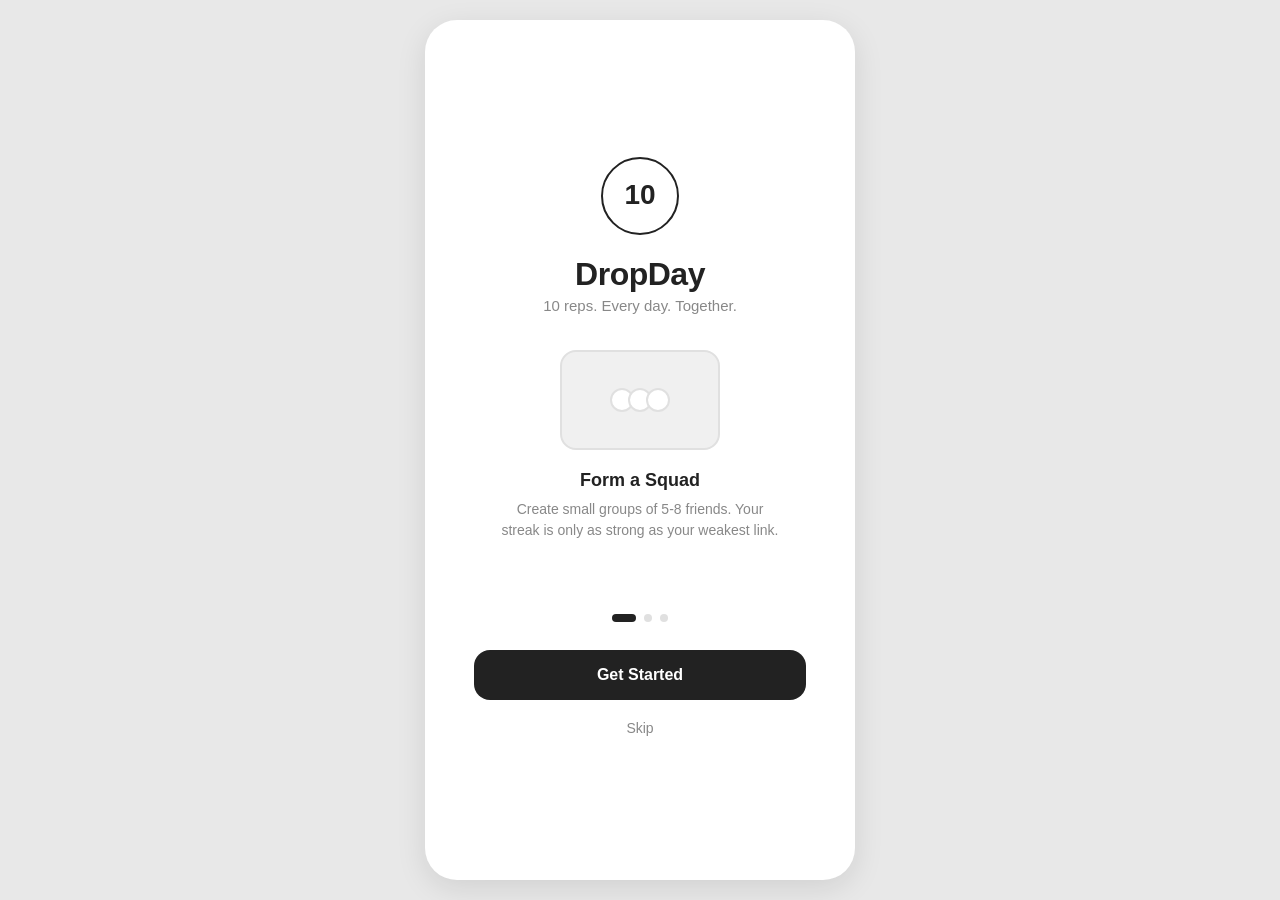
<file: index.html>
<!DOCTYPE html>
<html lang="en">
<head>
  <meta charset="UTF-8">
  <meta name="viewport" content="width=device-width, initial-scale=1.0, user-scalable=no">
  <title>DropDay - Social Pushup App</title>
  <link rel="stylesheet" href="style.css">
</head>
<body>

  <div id="screen-splash" class="screen active">
    <div class="splash-content">
      <div class="logo-icon">
        <svg viewBox="0 0 80 80" width="80" height="80">
          <circle cx="40" cy="40" r="38" fill="none" stroke="#222" stroke-width="2"/>
          <text x="40" y="48" text-anchor="middle" font-size="28" font-weight="bold" fill="#222">10</text>
        </svg>
      </div>
      <h1 class="app-title">DropDay</h1>
      <p class="app-tagline">10 reps. Every day. Together.</p>
      <div class="onboarding-slides">
        <div class="slide active" data-slide="0">
          <div class="slide-illustration">
            <div class="wireframe-phone">
              <div class="wireframe-avatar-group">
                <div class="wireframe-avatar sm"></div>
                <div class="wireframe-avatar sm"></div>
                <div class="wireframe-avatar sm"></div>
              </div>
            </div>
          </div>
          <h3>Form a Squad</h3>
          <p>Create small groups of 5-8 friends. Your streak is only as strong as your weakest link.</p>
        </div>
        <div class="slide" data-slide="1">
          <div class="slide-illustration">
            <div class="wireframe-phone">
              <div class="wireframe-notification">
                <div class="notif-bar"></div>
                <span>Daily 10 Drop</span>
              </div>
            </div>
          </div>
          <h3>Daily Drop</h3>
          <p>Get a variable notification. Drop and do your 10 before midnight.</p>
        </div>
        <div class="slide" data-slide="2">
          <div class="slide-illustration">
            <div class="wireframe-phone">
              <div class="wireframe-bell">
                <svg viewBox="0 0 40 40" width="40" height="40">
                  <path d="M20 4 C14 4 10 10 10 16 L10 24 L6 28 L34 28 L30 24 L30 16 C30 10 26 4 20 4Z" fill="none" stroke="#222" stroke-width="1.5"/>
                  <circle cx="20" cy="32" r="3" fill="none" stroke="#222" stroke-width="1.5"/>
                  <line x1="20" y1="0" x2="20" y2="4" stroke="#222" stroke-width="1.5"/>
                </svg>
              </div>
            </div>
          </div>
          <h3>Nudge Friends</h3>
          <p>Send haptic nudges to squad members who haven't checked in yet.</p>
        </div>
      </div>
      <div class="slide-dots">
        <span class="dot active"></span>
        <span class="dot"></span>
        <span class="dot"></span>
      </div>
      <button class="btn-primary" id="btn-get-started">Get Started</button>
      <button class="btn-text" id="btn-skip">Skip</button>
    </div>
  </div>

  <div id="screen-home" class="screen">
    <div class="top-bar">
      <div class="top-bar-left">
        <div class="avatar-circle" id="my-avatar"></div>
        <span class="greeting" id="greeting-text">Good evening</span>
      </div>
      <div class="top-bar-right">
        <button class="icon-btn" id="btn-notifications" title="Notifications">
          <svg viewBox="0 0 24 24" width="22" height="22" fill="none" stroke="currentColor" stroke-width="2">
            <path d="M18 8A6 6 0 0 0 6 8c0 7-3 9-3 9h18s-3-2-3-9"/>
            <path d="M13.73 21a2 2 0 0 1-3.46 0"/>
          </svg>
          <span class="notif-badge">2</span>
        </button>
        <button class="icon-btn" id="btn-settings" title="Settings">
          <svg viewBox="0 0 24 24" width="22" height="22" fill="none" stroke="currentColor" stroke-width="2">
            <circle cx="12" cy="12" r="3"/>
            <path d="M19.4 15a1.65 1.65 0 0 0 .33 1.82l.06.06a2 2 0 0 1-2.83 2.83l-.06-.06a1.65 1.65 0 0 0-1.82-.33 1.65 1.65 0 0 0-1 1.51V21a2 2 0 0 1-4 0v-.09A1.65 1.65 0 0 0 9 19.4a1.65 1.65 0 0 0-1.82.33l-.06.06a2 2 0 0 1-2.83-2.83l.06-.06A1.65 1.65 0 0 0 4.68 15a1.65 1.65 0 0 0-1.51-1H3a2 2 0 0 1 0-4h.09A1.65 1.65 0 0 0 4.6 9a1.65 1.65 0 0 0-.33-1.82l-.06-.06a2 2 0 0 1 2.83-2.83l.06.06A1.65 1.65 0 0 0 9 4.68a1.65 1.65 0 0 0 1-1.51V3a2 2 0 0 1 4 0v.09a1.65 1.65 0 0 0 1 1.51 1.65 1.65 0 0 0 1.82-.33l.06-.06a2 2 0 0 1 2.83 2.83l-.06.06A1.65 1.65 0 0 0 19.4 9a1.65 1.65 0 0 0 1.51 1H21a2 2 0 0 1 0 4h-.09a1.65 1.65 0 0 0-1.51 1z"/>
          </svg>
        </button>
      </div>
    </div>
    <div class="home-content scrollable">
      <div class="streak-banner">
        <div class="streak-flame">
          <svg viewBox="0 0 32 32" width="36" height="36">
            <path d="M16 2 C16 2 8 10 8 18 C8 24 11.5 28 16 30 C20.5 28 24 24 24 18 C24 10 16 2 16 2Z" fill="none" stroke="#222" stroke-width="1.5"/>
            <path d="M16 14 C16 14 13 18 13 21 C13 24 14.5 26 16 27 C17.5 26 19 24 19 21 C19 18 16 14 16 14Z" fill="none" stroke="#222" stroke-width="1"/>
          </svg>
        </div>
        <div class="streak-info">
          <div class="streak-count"><span id="my-streak">12</span> day streak</div>
          <div class="streak-subtitle">Best: 24 days</div>
        </div>
        <div class="streak-calendar">
          <div class="mini-calendar">
            <span class="cal-day done">M</span>
            <span class="cal-day done">T</span>
            <span class="cal-day done">W</span>
            <span class="cal-day done">T</span>
            <span class="cal-day done">F</span>
            <span class="cal-day done">S</span>
            <span class="cal-day today">S</span>
          </div>
        </div>
      </div>
      <div class="daily-drop-card">
        <div class="drop-header">
          <span class="drop-label">TODAY'S DROP</span>
          <span class="drop-timer" id="countdown-timer">3h 42m left</span>
        </div>
        <div class="drop-status" id="drop-status">
          <div class="status-pending">
            <div class="drop-circle">
              <svg viewBox="0 0 120 120" width="120" height="120">
                <circle cx="60" cy="60" r="54" fill="none" stroke="#ddd" stroke-width="4"/>
                <circle cx="60" cy="60" r="54" fill="none" stroke="#222" stroke-width="4"
                  stroke-dasharray="339.3" stroke-dashoffset="339.3" stroke-linecap="round"
                  id="progress-ring" transform="rotate(-90 60 60)"/>
              </svg>
              <div class="drop-center-text">
                <span class="drop-reps">10</span>
                <span class="drop-reps-label">reps</span>
              </div>
            </div>
            <p class="drop-instruction">Tap to complete your daily drop</p>
          </div>
        </div>
        <button class="btn-drop" id="btn-do-pushups">
          <span>DROP</span>
          <svg viewBox="0 0 24 24" width="20" height="20" fill="none" stroke="currentColor" stroke-width="2">
            <polygon points="5 3 19 12 5 21 5 3"/>
          </svg>
        </button>
      </div>
      <div class="squad-preview">
        <div class="section-header">
          <h3>My Squad</h3>
          <button class="btn-link" data-goto="squad">View All</button>
        </div>
        <div class="squad-row" id="squad-preview-row"></div>
      </div>
      <div class="activity-preview">
        <div class="section-header">
          <h3>Recent Activity</h3>
          <button class="btn-link" data-goto="feed">View Feed</button>
        </div>
        <div class="activity-list" id="activity-list-preview"></div>
      </div>
    </div>
    <nav class="bottom-nav">
      <button class="nav-item active" data-screen="home">
        <svg viewBox="0 0 24 24" width="24" height="24" fill="none" stroke="currentColor" stroke-width="2">
          <path d="M3 9l9-7 9 7v11a2 2 0 0 1-2 2H5a2 2 0 0 1-2-2z"/>
          <polyline points="9 22 9 12 15 12 15 22"/>
        </svg>
        <span>Home</span>
      </button>
      <button class="nav-item" data-screen="squad">
        <svg viewBox="0 0 24 24" width="24" height="24" fill="none" stroke="currentColor" stroke-width="2">
          <path d="M17 21v-2a4 4 0 0 0-4-4H5a4 4 0 0 0-4 4v2"/>
          <circle cx="9" cy="7" r="4"/>
          <path d="M23 21v-2a4 4 0 0 0-3-3.87"/>
          <path d="M16 3.13a4 4 0 0 1 0 7.75"/>
        </svg>
        <span>Squad</span>
      </button>
      <button class="nav-item nav-center" id="btn-nav-drop">
        <div class="nav-drop-btn">
          <svg viewBox="0 0 24 24" width="28" height="28" fill="none" stroke="white" stroke-width="2.5">
            <polygon points="5 3 19 12 5 21 5 3"/>
          </svg>
        </div>
        <span>Drop</span>
      </button>
      <button class="nav-item" data-screen="feed">
        <svg viewBox="0 0 24 24" width="24" height="24" fill="none" stroke="currentColor" stroke-width="2">
          <path d="M21 15a2 2 0 0 1-2 2H7l-4 4V5a2 2 0 0 1 2-2h14a2 2 0 0 1 2 2z"/>
        </svg>
        <span>Feed</span>
      </button>
      <button class="nav-item" data-screen="profile">
        <svg viewBox="0 0 24 24" width="24" height="24" fill="none" stroke="currentColor" stroke-width="2">
          <path d="M20 21v-2a4 4 0 0 0-4-4H8a4 4 0 0 0-4 4v2"/>
          <circle cx="12" cy="7" r="4"/>
        </svg>
        <span>Profile</span>
      </button>
    </nav>
  </div>

  <div id="screen-squad" class="screen">
    <div class="top-bar">
      <button class="icon-btn back-btn" data-goto="home">
        <svg viewBox="0 0 24 24" width="22" height="22" fill="none" stroke="currentColor" stroke-width="2">
          <polyline points="15 18 9 12 15 6"/>
        </svg>
      </button>
      <h2 class="top-bar-title">My Squads</h2>
      <button class="icon-btn" id="btn-create-squad" title="Create Squad">
        <svg viewBox="0 0 24 24" width="22" height="22" fill="none" stroke="currentColor" stroke-width="2">
          <line x1="12" y1="5" x2="12" y2="19"/>
          <line x1="5" y1="12" x2="19" y2="12"/>
        </svg>
      </button>
    </div>
    <div class="squad-content scrollable" id="squad-list"></div>
    <nav class="bottom-nav">
      <button class="nav-item" data-screen="home">
        <svg viewBox="0 0 24 24" width="24" height="24" fill="none" stroke="currentColor" stroke-width="2">
          <path d="M3 9l9-7 9 7v11a2 2 0 0 1-2 2H5a2 2 0 0 1-2-2z"/>
          <polyline points="9 22 9 12 15 12 15 22"/>
        </svg>
        <span>Home</span>
      </button>
      <button class="nav-item active" data-screen="squad">
        <svg viewBox="0 0 24 24" width="24" height="24" fill="none" stroke="currentColor" stroke-width="2">
          <path d="M17 21v-2a4 4 0 0 0-4-4H5a4 4 0 0 0-4 4v2"/>
          <circle cx="9" cy="7" r="4"/>
          <path d="M23 21v-2a4 4 0 0 0-3-3.87"/>
          <path d="M16 3.13a4 4 0 0 1 0 7.75"/>
        </svg>
        <span>Squad</span>
      </button>
      <button class="nav-item nav-center" id="btn-nav-drop2">
        <div class="nav-drop-btn">
          <svg viewBox="0 0 24 24" width="28" height="28" fill="none" stroke="white" stroke-width="2.5">
            <polygon points="5 3 19 12 5 21 5 3"/>
          </svg>
        </div>
        <span>Drop</span>
      </button>
      <button class="nav-item" data-screen="feed">
        <svg viewBox="0 0 24 24" width="24" height="24" fill="none" stroke="currentColor" stroke-width="2">
          <path d="M21 15a2 2 0 0 1-2 2H7l-4 4V5a2 2 0 0 1 2-2h14a2 2 0 0 1 2 2z"/>
        </svg>
        <span>Feed</span>
      </button>
      <button class="nav-item" data-screen="profile">
        <svg viewBox="0 0 24 24" width="24" height="24" fill="none" stroke="currentColor" stroke-width="2">
          <path d="M20 21v-2a4 4 0 0 0-4-4H8a4 4 0 0 0-4 4v2"/>
          <circle cx="12" cy="7" r="4"/>
        </svg>
        <span>Profile</span>
      </button>
    </nav>
  </div>

  <div id="screen-feed" class="screen">
    <div class="top-bar">
      <h2 class="top-bar-title">Activity Feed</h2>
      <div class="top-bar-right">
        <button class="filter-chip active" data-filter="all">All</button>
        <button class="filter-chip" data-filter="squads">Squads</button>
      </div>
    </div>
    <div class="feed-content scrollable" id="feed-list"></div>
    <nav class="bottom-nav">
      <button class="nav-item" data-screen="home">
        <svg viewBox="0 0 24 24" width="24" height="24" fill="none" stroke="currentColor" stroke-width="2">
          <path d="M3 9l9-7 9 7v11a2 2 0 0 1-2 2H5a2 2 0 0 1-2-2z"/>
          <polyline points="9 22 9 12 15 12 15 22"/>
        </svg>
        <span>Home</span>
      </button>
      <button class="nav-item" data-screen="squad">
        <svg viewBox="0 0 24 24" width="24" height="24" fill="none" stroke="currentColor" stroke-width="2">
          <path d="M17 21v-2a4 4 0 0 0-4-4H5a4 4 0 0 0-4 4v2"/>
          <circle cx="9" cy="7" r="4"/>
          <path d="M23 21v-2a4 4 0 0 0-3-3.87"/>
          <path d="M16 3.13a4 4 0 0 1 0 7.75"/>
        </svg>
        <span>Squad</span>
      </button>
      <button class="nav-item nav-center" id="btn-nav-drop3">
        <div class="nav-drop-btn">
          <svg viewBox="0 0 24 24" width="28" height="28" fill="none" stroke="white" stroke-width="2.5">
            <polygon points="5 3 19 12 5 21 5 3"/>
          </svg>
        </div>
        <span>Drop</span>
      </button>
      <button class="nav-item active" data-screen="feed">
        <svg viewBox="0 0 24 24" width="24" height="24" fill="none" stroke="currentColor" stroke-width="2">
          <path d="M21 15a2 2 0 0 1-2 2H7l-4 4V5a2 2 0 0 1 2-2h14a2 2 0 0 1 2 2z"/>
        </svg>
        <span>Feed</span>
      </button>
      <button class="nav-item" data-screen="profile">
        <svg viewBox="0 0 24 24" width="24" height="24" fill="none" stroke="currentColor" stroke-width="2">
          <path d="M20 21v-2a4 4 0 0 0-4-4H8a4 4 0 0 0-4 4v2"/>
          <circle cx="12" cy="7" r="4"/>
        </svg>
        <span>Profile</span>
      </button>
    </nav>
  </div>

  <div id="screen-profile" class="screen">
    <div class="top-bar">
      <h2 class="top-bar-title">Profile</h2>
      <button class="icon-btn" title="Settings">
        <svg viewBox="0 0 24 24" width="22" height="22" fill="none" stroke="currentColor" stroke-width="2">
          <circle cx="12" cy="12" r="3"/>
          <path d="M19.4 15a1.65 1.65 0 0 0 .33 1.82l.06.06a2 2 0 0 1-2.83 2.83l-.06-.06a1.65 1.65 0 0 0-1.82-.33 1.65 1.65 0 0 0-1 1.51V21a2 2 0 0 1-4 0v-.09A1.65 1.65 0 0 0 9 19.4a1.65 1.65 0 0 0-1.82.33l-.06.06a2 2 0 0 1-2.83-2.83l.06-.06A1.65 1.65 0 0 0 4.68 15a1.65 1.65 0 0 0-1.51-1H3a2 2 0 0 1 0-4h.09A1.65 1.65 0 0 0 4.6 9a1.65 1.65 0 0 0-.33-1.82l-.06-.06a2 2 0 0 1 2.83-2.83l.06.06A1.65 1.65 0 0 0 9 4.68a1.65 1.65 0 0 0 1-1.51V3a2 2 0 0 1 4 0v.09a1.65 1.65 0 0 0 1 1.51 1.65 1.65 0 0 0 1.82-.33l.06-.06a2 2 0 0 1 2.83 2.83l-.06.06A1.65 1.65 0 0 0 19.4 9a1.65 1.65 0 0 0 1.51 1H21a2 2 0 0 1 0 4h-.09a1.65 1.65 0 0 0-1.51 1z"/>
        </svg>
      </button>
    </div>
    <div class="profile-content scrollable">
      <div class="profile-header-card">
        <div class="profile-avatar-large"></div>
        <h2 class="profile-name">Alex Chen</h2>
        <p class="profile-handle">@alexc</p>
        <div class="profile-stats-row">
          <div class="profile-stat">
            <span class="stat-number">156</span>
            <span class="stat-label">Total Drops</span>
          </div>
          <div class="profile-stat-divider"></div>
          <div class="profile-stat">
            <span class="stat-number">12</span>
            <span class="stat-label">Day Streak</span>
          </div>
          <div class="profile-stat-divider"></div>
          <div class="profile-stat">
            <span class="stat-number">24</span>
            <span class="stat-label">Best Streak</span>
          </div>
        </div>
      </div>
      <div class="profile-section">
        <h3>Squads</h3>
        <div class="profile-squad-list" id="profile-squads"></div>
      </div>
      <div class="profile-section">
        <h3>Badges</h3>
        <div class="badges-grid" id="badges-grid"></div>
      </div>
      <div class="profile-section">
        <h3>Heatmap</h3>
        <div class="heatmap-placeholder" id="heatmap-placeholder"></div>
      </div>
      <div class="profile-section">
        <h3>Settings</h3>
        <div class="settings-list">
          <div class="settings-item">
            <span>Notification Time</span>
            <span class="settings-value">6:00 PM</span>
          </div>
          <div class="settings-item">
            <span>Daily Goal</span>
            <span class="settings-value">10 reps</span>
          </div>
          <div class="settings-item">
            <span>Nudge Sound</span>
            <span class="settings-value">Funny Horn</span>
          </div>
          <div class="settings-item">
            <span>Video Proof</span>
            <span class="settings-value">Optional</span>
          </div>
        </div>
      </div>
    </div>
    <nav class="bottom-nav">
      <button class="nav-item" data-screen="home">
        <svg viewBox="0 0 24 24" width="24" height="24" fill="none" stroke="currentColor" stroke-width="2">
          <path d="M3 9l9-7 9 7v11a2 2 0 0 1-2 2H5a2 2 0 0 1-2-2z"/>
          <polyline points="9 22 9 12 15 12 15 22"/>
        </svg>
        <span>Home</span>
      </button>
      <button class="nav-item" data-screen="squad">
        <svg viewBox="0 0 24 24" width="24" height="24" fill="none" stroke="currentColor" stroke-width="2">
          <path d="M17 21v-2a4 4 0 0 0-4-4H5a4 4 0 0 0-4 4v2"/>
          <circle cx="9" cy="7" r="4"/>
          <path d="M23 21v-2a4 4 0 0 0-3-3.87"/>
          <path d="M16 3.13a4 4 0 0 1 0 7.75"/>
        </svg>
        <span>Squad</span>
      </button>
      <button class="nav-item nav-center" id="btn-nav-drop4">
        <div class="nav-drop-btn">
          <svg viewBox="0 0 24 24" width="28" height="28" fill="none" stroke="white" stroke-width="2.5">
            <polygon points="5 3 19 12 5 21 5 3"/>
          </svg>
        </div>
        <span>Drop</span>
      </button>
      <button class="nav-item" data-screen="feed">
        <svg viewBox="0 0 24 24" width="24" height="24" fill="none" stroke="currentColor" stroke-width="2">
          <path d="M21 15a2 2 0 0 1-2 2H7l-4 4V5a2 2 0 0 1 2-2h14a2 2 0 0 1 2 2z"/>
        </svg>
        <span>Feed</span>
      </button>
      <button class="nav-item active" data-screen="profile">
        <svg viewBox="0 0 24 24" width="24" height="24" fill="none" stroke="currentColor" stroke-width="2">
          <path d="M20 21v-2a4 4 0 0 0-4-4H8a4 4 0 0 0-4 4v2"/>
          <circle cx="12" cy="7" r="4"/>
        </svg>
        <span>Profile</span>
      </button>
    </nav>
  </div>

  <div id="modal-checkin" class="modal">
    <div class="modal-overlay"></div>
    <div class="modal-sheet">
      <div class="modal-handle"></div>
      <h2>Complete Your Drop</h2>
      <p class="modal-subtitle">Do your 10 pushups and record proof</p>
      <div class="checkin-options">
        <button class="checkin-option" id="btn-record-video">
          <div class="checkin-option-icon">
            <svg viewBox="0 0 48 48" width="48" height="48" fill="none" stroke="#222" stroke-width="2">
              <circle cx="24" cy="24" r="20"/>
              <polygon points="20 16 34 24 20 32 20 16" fill="#222" stroke="none"/>
            </svg>
          </div>
          <span class="checkin-option-title">Record Video</span>
          <span class="checkin-option-desc">5-second clip of your reps</span>
        </button>
        <button class="checkin-option" id="btn-tap-complete">
          <div class="checkin-option-icon">
            <svg viewBox="0 0 48 48" width="48" height="48" fill="none" stroke="#222" stroke-width="2">
              <circle cx="24" cy="24" r="20"/>
              <polyline points="16 24 22 30 34 18"/>
            </svg>
          </div>
          <span class="checkin-option-title">Tap to Complete</span>
          <span class="checkin-option-desc">Trust-based check-in</span>
        </button>
      </div>
      <button class="btn-text modal-close" id="btn-close-checkin">Cancel</button>
    </div>
  </div>

  <div id="modal-nudge" class="modal">
    <div class="modal-overlay"></div>
    <div class="modal-sheet">
      <div class="modal-handle"></div>
      <h2>Send a Nudge</h2>
      <p class="modal-subtitle">Remind your squad to get their reps in</p>
      <div class="nudge-target" id="nudge-target-info"></div>
      <div class="nudge-options">
        <button class="nudge-option" data-nudge="friendly">
          <span class="nudge-emoji">&#x1F44B;</span>
          <span>Friendly Wave</span>
        </button>
        <button class="nudge-option" data-nudge="funny">
          <span class="nudge-emoji">&#x1F4A3;</span>
          <span>Funny Bomb</span>
        </button>
        <button class="nudge-option" data-nudge="horn">
          <span class="nudge-emoji">&#x1F4E2;</span>
          <span>Air Horn</span>
        </button>
        <button class="nudge-option" data-nudge="stare">
          <span class="nudge-emoji">&#x1F440;</span>
          <span>The Stare</span>
        </button>
      </div>
      <button class="btn-text modal-close" id="btn-close-nudge">Cancel</button>
    </div>
  </div>

  <div id="modal-complete" class="modal">
    <div class="modal-overlay"></div>
    <div class="modal-sheet modal-success">
      <div class="modal-handle"></div>
      <div class="success-animation">
        <svg viewBox="0 0 120 120" width="120" height="120">
          <circle cx="60" cy="60" r="54" fill="none" stroke="#222" stroke-width="3"/>
          <polyline points="36 60 54 78 84 42" fill="none" stroke="#222" stroke-width="4" stroke-linecap="round" stroke-linejoin="round"/>
        </svg>
      </div>
      <h2>DROP COMPLETE!</h2>
      <p class="success-stats">10 reps done &middot; 12 day streak</p>
      <p class="success-squad-note">4/5 squad members completed today</p>
      <div class="success-reactions">
        <button class="reaction-btn" data-react="fire">&#x1F525;</button>
        <button class="reaction-btn" data-react="muscle">&#x1F4AA;</button>
        <button class="reaction-btn" data-react="clap">&#x1F44F;</button>
        <button class="reaction-btn" data-react="boom">&#x1F4A5;</button>
      </div>
      <button class="btn-primary" id="btn-done-complete">Done</button>
    </div>
  </div>

  <div id="toast" class="toast"></div>

  <script src="app.js"></script>
</body>
</html>
</file>
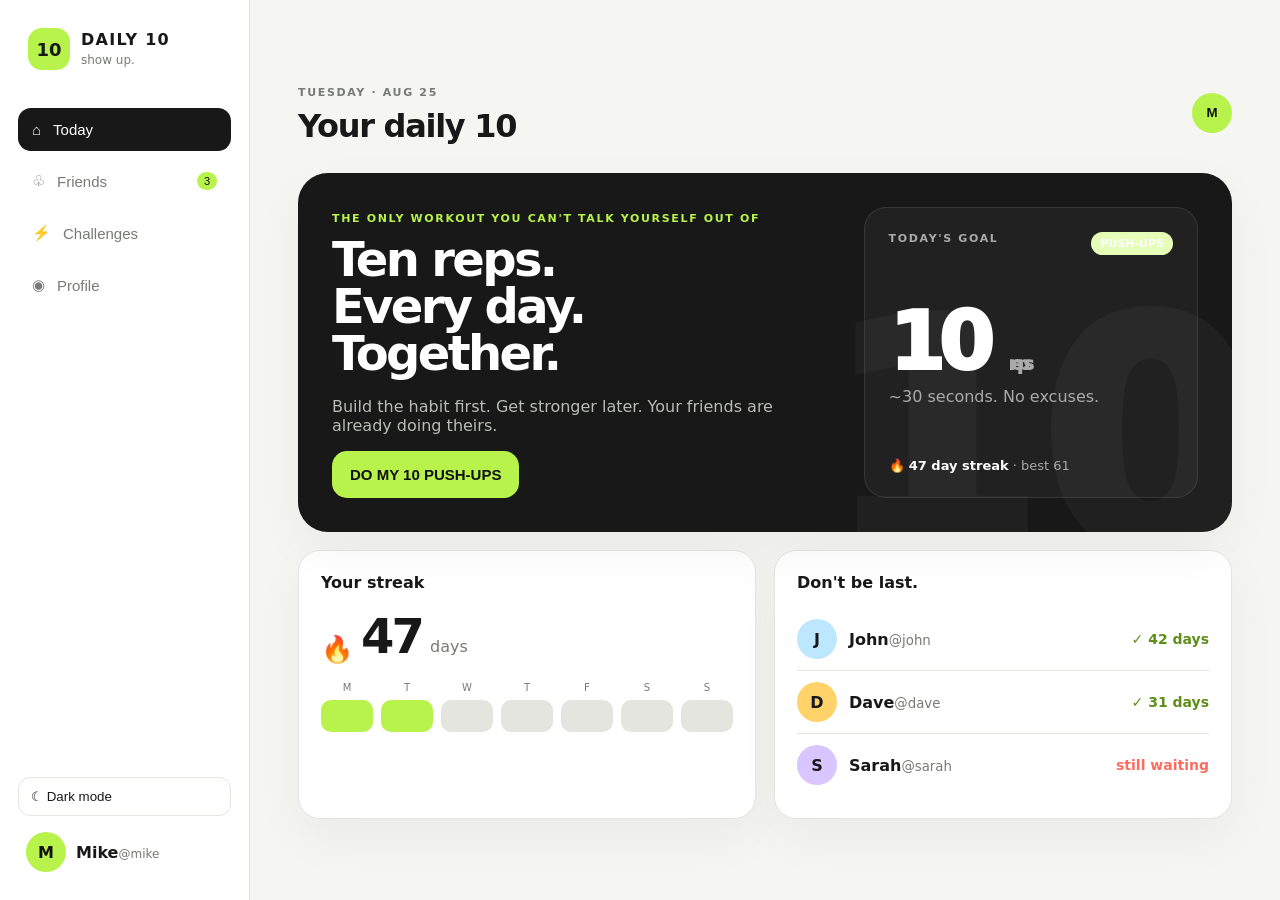
<file: daily10/index.html>
<!doctype html><html><head><meta charset='utf-8'><meta name='viewport' content='width=device-width,initial-scale=1'><title>Daily 10 — Social Fitness</title><link rel='stylesheet' href='styles.css'></head><body><div class='app'><aside class='sidebar'><div class='brand'><div class='logo'>10</div><div><b>DAILY 10</b><span>show up.</span></div></div><nav><button class='nav active' data-screen='home'>⌂ <span>Today</span></button><button class='nav' data-screen='friends'>♧ <span>Friends</span><em>3</em></button><button class='nav' data-screen='challenge'>⚡ <span>Challenges</span></button><button class='nav' data-screen='profile'>◉ <span>Profile</span></button></nav><div class='side-bottom'><button id='theme' class='ghost'>☾ <span>Dark mode</span></button><div class='mini-profile'><div class='avatar me'>M</div><div><b>Mike</b><span>@mike</span></div></div></div></aside><main><header><div><span class='eyebrow'>TUESDAY · AUG 25</span><h1 id='title'>Your daily 10</h1></div><button class='avatar me' id='profileBtn'>M</button></header><section id='content'></section></main></div><div class='toast' id='toast'>🔥 Streak saved</div><script src='app.js'></script></body></html>
</file>
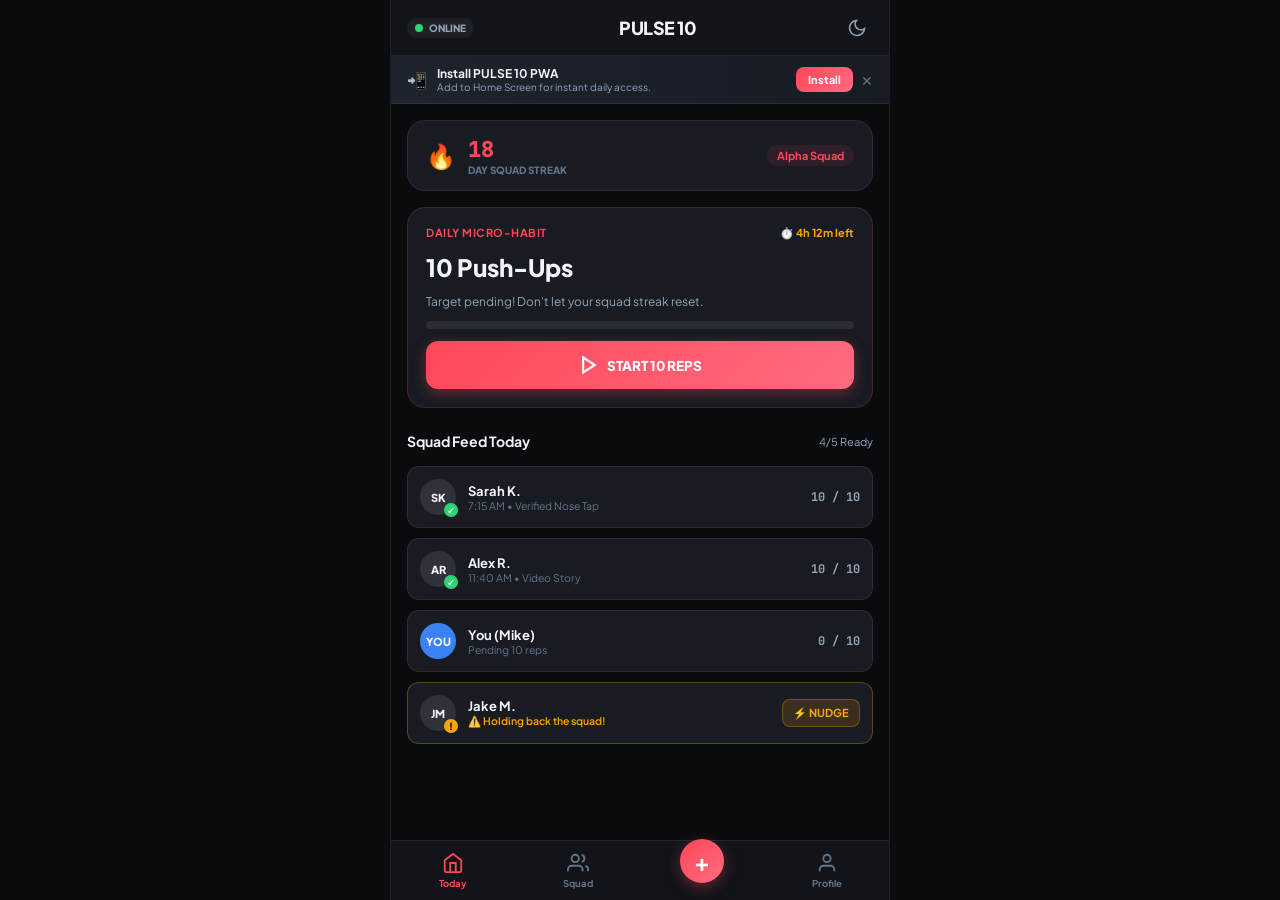
<file: PULSE10_PWA/index.html>
<!DOCTYPE html>
<html lang="en">
<head>
  <meta charset="UTF-8">
  <meta name="viewport" content="width=device-width, initial-scale=1.0, maximum-scale=1.0, user-scalable=no, viewport-fit=cover">
  <meta name="apple-mobile-web-app-capable" content="yes">
  <meta name="apple-mobile-web-app-status-bar-style" content="black-translucent">
  <meta name="theme-color" content="#0a0b0e">
  <title>PULSE 10 — PWA Wireframe</title>
  <link rel="stylesheet" href="styles.css">
  <link rel="manifest" href="manifest.json">
  <link rel="preconnect" href="https://fonts.googleapis.com">
  <link rel="preconnect" href="https://fonts.gstatic.com" crossorigin>
  <link href="https://fonts.googleapis.com/css2?family=Plus+Jakarta+Sans:wght@400;500;600;700;800&family=JetBrains+Mono:wght@600;800&display=swap" rel="stylesheet">
</head>
<body class="dark-theme">

  <!-- STANDALONE PWA CONTAINER (Full Viewport) -->
  <div class="pwa-container">

    <!-- Top Native Status & Header Bar -->
    <header class="pwa-header">
      <div class="header-left">
        <div class="network-badge">
          <span class="status-dot online"></span>
          <span class="status-text">ONLINE</span>
        </div>
      </div>
      <div class="header-title">
        <h1>PULSE 10</h1>
      </div>
      <div class="header-right">
        <button class="icon-btn" id="themeToggleBtn" aria-label="Toggle Theme">
          <svg class="icon-dark" width="20" height="20" viewBox="0 0 24 24" fill="none" stroke="currentColor" stroke-width="2"><path d="M21 12.79A9 9 0 1 1 11.21 3 7 7 0 0 0 21 12.79z"></path></svg>
          <svg class="icon-light" width="20" height="20" viewBox="0 0 24 24" fill="none" stroke="currentColor" stroke-width="2"><circle cx="12" cy="12" r="5"></circle><line x1="12" y1="1" x2="12" y2="3"></line><line x1="12" y1="21" x2="12" y2="23"></line><line x1="4.22" y1="4.22" x2="5.64" y2="5.64"></line><line x1="18.36" y1="18.36" x2="19.78" y2="19.78"></line><line x1="1" y1="12" x2="3" y2="12"></line><line x1="21" y1="12" x2="23" y2="12"></line><line x1="4.22" y1="19.78" x2="5.64" y2="18.36"></line><line x1="18.36" y1="5.64" x2="19.78" y2="4.22"></line></svg>
        </button>
      </div>
    </header>

    <!-- PWA Installation Prompt Header Banner -->
    <div class="pwa-banner" id="installBanner">
      <div class="banner-content">
        <span class="banner-icon">📲</span>
        <div>
          <strong>Install PULSE 10 PWA</strong>
          <p>Add to Home Screen for instant daily access.</p>
        </div>
      </div>
      <div class="banner-actions">
        <button class="banner-btn" id="installBtn">Install</button>
        <button class="close-btn" id="closeBannerBtn">✕</button>
      </div>
    </div>

    <!-- MAIN SCROLLABLE APP VIEWS -->
    <main class="app-body">

      <!-- VIEW 1: TODAY / DASHBOARD -->
      <section id="viewToday" class="view-panel active">
        <!-- Streak Card -->
        <div class="squad-streak-banner">
          <div class="streak-left">
            <span class="flame-animated">🔥</span>
            <div>
              <span class="streak-val" id="streakVal">18</span>
              <span class="streak-lbl">DAY SQUAD STREAK</span>
            </div>
          </div>
          <div class="squad-tag">Alpha Squad</div>
        </div>

        <!-- Daily Target Card -->
        <div class="daily-card" id="dailyCard">
          <div class="card-header">
            <span class="badge-target">DAILY MICRO-HABIT</span>
            <span class="time-left">⏱️ 4h 12m left</span>
          </div>
          <h2>10 Push-Ups</h2>
          <p id="targetStatusText">Target pending! Don't let your squad streak reset.</p>
          <div class="progress-bar-bg">
            <div class="progress-bar-fill" id="dashboardProgress" style="width: 0%;"></div>
          </div>
          <button class="primary-btn glow-btn" id="startWorkoutBtn">
            <svg width="20" height="20" viewBox="0 0 24 24" fill="none" stroke="currentColor" stroke-width="2.5"><polygon points="5 3 19 12 5 21 5 3"></polygon></svg>
            START 10 REPS
          </button>
        </div>

        <!-- Squad Live Status -->
        <div class="section-title">
          <h3>Squad Feed Today</h3>
          <span class="squad-count">4/5 Ready</span>
        </div>

        <div class="squad-list">
          <div class="tm-card done">
            <div class="avatar-box">SK<span class="badge-check">✓</span></div>
            <div class="tm-info">
              <strong>Sarah K.</strong>
              <span>7:15 AM • Verified Nose Tap</span>
            </div>
            <span class="rep-stat">10 / 10</span>
          </div>

          <div class="tm-card done">
            <div class="avatar-box">AR<span class="badge-check">✓</span></div>
            <div class="tm-info">
              <strong>Alex R.</strong>
              <span>11:40 AM • Video Story</span>
            </div>
            <span class="rep-stat">10 / 10</span>
          </div>

          <div class="tm-card pending" id="userCard">
            <div class="avatar-box self">YOU</div>
            <div class="tm-info">
              <strong>You (Mike)</strong>
              <span id="userSubtext">Pending 10 reps</span>
            </div>
            <span class="rep-stat" id="userStatText">0 / 10</span>
          </div>

          <div class="tm-card slacker" id="slackerCard">
            <div class="avatar-box slacker">JM<span class="badge-alert">!</span></div>
            <div class="tm-info">
              <strong>Jake M.</strong>
              <span class="alert-txt">⚠️ Holding back the squad!</span>
            </div>
            <button class="nudge-btn" id="nudgeBtn">⚡ NUDGE</button>
          </div>
        </div>
      </section>

      <!-- VIEW 2: WORKOUT / REP COUNTER & NOSE CAM -->
      <section id="viewWorkout" class="view-panel">
        <div class="workout-head">
          <h2>Nose-Tap Counter</h2>
          <p>Place phone on floor below your chest. Lower down until your nose hits the target area!</p>
        </div>

        <!-- Interactive SVG Ring Counter -->
        <div class="counter-ring-container">
          <svg class="ring-svg" viewBox="0 0 120 120">
            <circle class="ring-bg" cx="60" cy="60" r="52"></circle>
            <circle class="ring-progress" id="ringProgress" cx="60" cy="60" r="52" style="stroke-dashoffset: 326.72;"></circle>
          </svg>
          <div class="counter-display">
            <span id="repNumber" class="rep-num">0</span>
            <span class="rep-lbl">/ 10 REPS</span>
          </div>
        </div>

        <!-- Nose Tap Trigger Zone -->
        <div class="nose-target-zone" id="noseTrigger">
          <div class="target-crosshair"></div>
          <p class="target-prompt">👇 TAP NOSE HERE FOR EACH REP</p>
        </div>

        <!-- Viral Story Mode Camera Simulation -->
        <div class="camera-preview-card" id="camPreviewCard">
          <div class="cam-overlay">
            <span class="rec-badge"><span class="rec-dot"></span> REC NOSE-CAM</span>
            <span class="cam-watermark">PULSE 10</span>
          </div>
          <div class="cam-feed-placeholder" id="camPlaceholder">
            <span>📷 Camera Live Feed (Simulated Nose Cam)</span>
          </div>
          <button class="story-toggle-btn" id="toggleStoryBtn">🎥 Record Viral Story: ON</button>
        </div>

        <div class="workout-actions">
          <button class="sec-btn" id="cancelWorkoutBtn">Cancel</button>
          <button class="primary-btn" id="completeWorkoutBtn" disabled>Complete Workout</button>
        </div>
      </section>

      <!-- VIEW 3: SQUAD LEADERBOARD -->
      <section id="viewSquad" class="view-panel">
        <div class="squad-summary">
          <h2>Alpha Squad</h2>
          <p class="motto">"10 reps a day keeps the streak reset away."</p>
          <div class="squad-stats-row">
            <div class="stat-cell">
              <span class="stat-num">18</span>
              <span class="stat-label">Active Streak</span>
            </div>
            <div class="stat-cell">
              <span class="stat-num">5/5</span>
              <span class="stat-label">Members</span>
            </div>
            <div class="stat-cell">
              <span class="stat-num">98%</span>
              <span class="stat-label">Success Rate</span>
            </div>
          </div>
        </div>

        <div class="section-title">
          <h3>Monthly Standings</h3>
        </div>

        <div class="leaderboard">
          <div class="lb-row rank-1">
            <span class="rank">1</span>
            <div class="lb-avatar">SK</div>
            <div class="lb-info"><strong>Sarah K.</strong><span>30 Day Streak</span></div>
            <span class="lb-score">300 reps</span>
          </div>
          <div class="lb-row rank-2">
            <span class="rank">2</span>
            <div class="lb-avatar">AR</div>
            <div class="lb-info"><strong>Alex R.</strong><span>28 Day Streak</span></div>
            <span class="lb-score">280 reps</span>
          </div>
          <div class="lb-row rank-3">
            <span class="rank">3</span>
            <div class="lb-avatar">MM</div>
            <div class="lb-info"><strong>You (Mike)</strong><span>18 Day Streak</span></div>
            <span class="lb-score">180 reps</span>
          </div>
          <div class="lb-row slacker-row">
            <span class="rank">5</span>
            <div class="lb-avatar">JM</div>
            <div class="lb-info"><strong>Jake M.</strong><span>At Risk</span></div>
            <span class="lb-score">110 reps</span>
          </div>
        </div>
      </section>

      <!-- VIEW 4: PROFILE & SETTINGS -->
      <section id="viewProfile" class="view-panel">
        <div class="profile-header">
          <div class="profile-avatar">MM</div>
          <h3>Michael Macfadden</h3>
          <span class="profile-role">Squad Member • Alpha Squad</span>
        </div>

        <div class="settings-list">
          <div class="setting-item">
            <span>Daily Commitment</span>
            <strong>10 Push-Ups</strong>
          </div>
          <div class="setting-item">
            <span>Nose-Tap Sensor Sound</span>
            <input type="checkbox" checked id="soundToggle">
          </div>
          <div class="setting-item">
            <span>Haptic Feedback</span>
            <input type="checkbox" checked id="hapticToggle">
          </div>
          <div class="setting-item">
            <span>Viral Story Auto-Share</span>
            <input type="checkbox" id="storyShareToggle">
          </div>
          <div class="setting-item">
            <span>Offline Sync Mode</span>
            <span class="badge-status">Active</span>
          </div>
        </div>
      </section>

    </main>

    <!-- FIXED NATIVE BOTTOM NAVIGATION BAR -->
    <nav class="pwa-nav">
      <button class="nav-btn active" data-target="viewToday">
        <svg viewBox="0 0 24 24" width="22" height="22" stroke="currentColor" stroke-width="2" fill="none"><path d="M3 9l9-7 9 7v11a2 2 0 0 1-2 2H5a2 2 0 0 1-2-2z"></path><polyline points="9 22 9 12 15 12 15 22"></polyline></svg>
        <span>Today</span>
      </button>

      <button class="nav-btn" data-target="viewSquad">
        <svg viewBox="0 0 24 24" width="22" height="22" stroke="currentColor" stroke-width="2" fill="none"><path d="M17 21v-2a4 4 0 0 0-4-4H5a4 4 0 0 0-4 4v2"></path><circle cx="9" cy="7" r="4"></circle><path d="M23 21v-2a4 4 0 0 0-3-3.87"></path><path d="M16 3.13a4 4 0 0 1 0 7.75"></path></svg>
        <span>Squad</span>
      </button>

      <button class="nav-btn fab-workout" data-target="viewWorkout" aria-label="Start Workout">
        <div class="fab-icon">+</div>
      </button>

      <button class="nav-btn" data-target="viewProfile">
        <svg viewBox="0 0 24 24" width="22" height="22" stroke="currentColor" stroke-width="2" fill="none"><path d="M20 21v-2a4 4 0 0 0-4-4H8a4 4 0 0 0-4 4v2"></path><circle cx="12" cy="7" r="4"></circle></svg>
        <span>Profile</span>
      </button>
    </nav>

    <!-- PWA Toast Notification -->
    <div class="pwa-toast" id="pwaToast">⚡ Alert sent!</div>

  </div>

  <script src="script.js"></script>
</body>
</html>
</file>
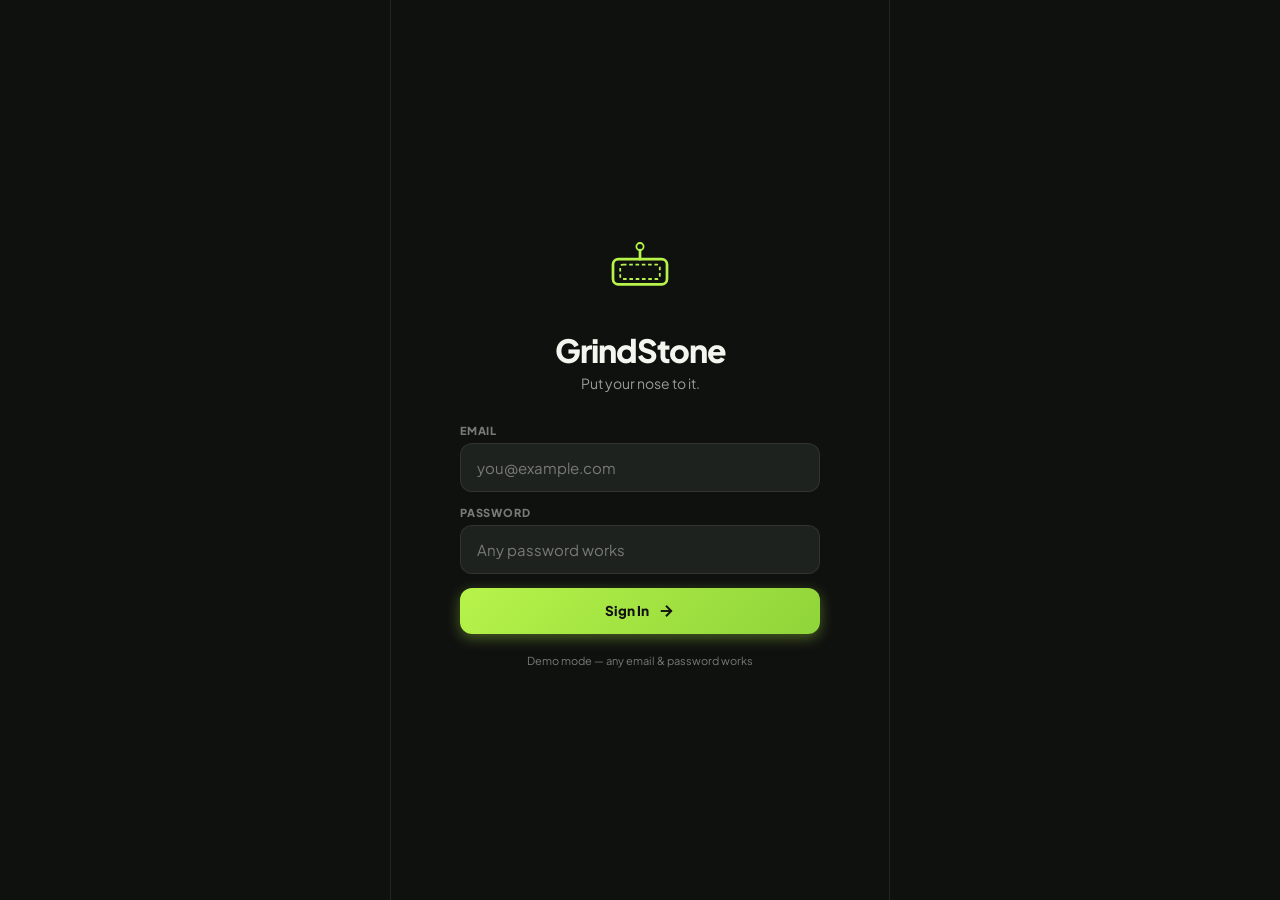
<file: PULSE10_PWA_2/index.html>
<!DOCTYPE html>
<html lang="en">
<head>
  <meta charset="UTF-8">
  <meta name="viewport" content="width=device-width, initial-scale=1.0, maximum-scale=1.0, user-scalable=no, viewport-fit=cover">
  <meta name="apple-mobile-web-app-capable" content="yes">
  <meta name="apple-mobile-web-app-status-bar-style" content="black-translucent">
  <meta name="theme-color" content="#0f110f">
  <title>GrindStone — PWA Wireframe</title>
  <link rel="icon" type="image/jpeg" href="favicon.jpg">
  <link rel="stylesheet" href="styles.css">
  <link rel="manifest" href="manifest.json">
  <link rel="preconnect" href="https://fonts.googleapis.com">
  <link rel="preconnect" href="https://fonts.gstatic.com" crossorigin>
  <link href="https://fonts.googleapis.com/css2?family=Plus+Jakarta+Sans:wght@400;500;600;700;800&family=JetBrains+Mono:wght@600;800&display=swap" rel="stylesheet">
</head>
<body class="dark-theme">

  <div class="pwa-container">

    <!-- ========== AUTH SCREEN ========== -->
    <div id="authScreen" class="fullscreen-overlay active">
      <div class="auth-content">
        <div class="auth-logo">
          <svg viewBox="0 0 80 80" width="72" height="72">
            <rect x="10" y="28" width="60" height="28" rx="6" fill="none" stroke="#b7f34a" stroke-width="3"/>
            <rect x="18" y="34" width="44" height="16" rx="3" fill="none" stroke="#b7f34a" stroke-width="2" stroke-dasharray="4 3"/>
            <line x1="40" y1="18" x2="40" y2="28" stroke="#b7f34a" stroke-width="3" stroke-linecap="round"/>
            <circle cx="40" cy="14" r="4" fill="none" stroke="#b7f34a" stroke-width="2"/>
          </svg>
        </div>
        <h1 class="auth-title">GrindStone</h1>
        <p class="auth-subtitle">Put your nose to it.</p>
        <form id="loginForm" class="auth-form">
          <div class="auth-field">
            <label>Email</label>
            <input type="email" id="loginEmail" placeholder="you@example.com" autocomplete="email">
          </div>
          <div class="auth-field">
            <label>Password</label>
            <input type="password" id="loginPassword" placeholder="Any password works" autocomplete="current-password">
          </div>
          <button type="submit" class="primary-btn" id="loginBtn">
            <span>Sign In</span>
            <svg width="18" height="18" viewBox="0 0 24 24" fill="none" stroke="currentColor" stroke-width="2.5"><line x1="5" y1="12" x2="19" y2="12"/><polyline points="12 5 19 12 12 19"/></svg>
          </button>
        </form>
        <p class="auth-footer">Demo mode — any email &amp; password works</p>
      </div>
    </div>

    <!-- ========== ONBOARDING SCREEN ========== -->
    <div id="onboardScreen" class="fullscreen-overlay">
      <div class="auth-content">
        <div class="onboard-step" id="onboardStep1">
          <div class="onboard-illustration">
            <svg viewBox="0 0 120 80" width="140" height="90">
              <circle cx="30" cy="40" r="14" fill="none" stroke="#b7f34a" stroke-width="2"/>
              <text x="30" y="44" text-anchor="middle" fill="#b7f34a" font-size="12" font-weight="800">Y</text>
              <circle cx="60" cy="40" r="14" fill="none" stroke="#555" stroke-width="2" stroke-dasharray="4 3"/>
              <text x="60" y="44" text-anchor="middle" fill="#555" font-size="12" font-weight="800">+</text>
              <circle cx="90" cy="40" r="14" fill="none" stroke="#555" stroke-width="2" stroke-dasharray="4 3"/>
              <text x="90" y="44" text-anchor="middle" fill="#555" font-size="12" font-weight="800">+</text>
            </svg>
          </div>
          <h2>Welcome to GrindStone</h2>
          <p class="auth-subtitle">Let's get you set up. What should we call you?</p>
          <form id="onboardForm" class="auth-form">
            <div class="auth-field">
              <label>Your Name</label>
              <input type="text" id="usernameInput" placeholder="e.g. Mike" maxlength="20" autocomplete="off">
            </div>
            <button type="submit" class="primary-btn">
              <span>Continue</span>
              <svg width="18" height="18" viewBox="0 0 24 24" fill="none" stroke="currentColor" stroke-width="2.5"><line x1="5" y1="12" x2="19" y2="12"/><polyline points="12 5 19 12 12 19"/></svg>
            </button>
          </form>
        </div>
        <div class="onboard-step" id="onboardStep2" style="display:none">
          <div class="onboard-illustration">
            <svg viewBox="0 0 120 80" width="140" height="90">
              <rect x="20" y="10" width="80" height="60" rx="8" fill="none" stroke="#b7f34a" stroke-width="2"/>
              <line x1="20" y1="26" x2="100" y2="26" stroke="#b7f34a" stroke-width="1.5" opacity="0.4"/>
              <rect x="32" y="34" width="56" height="8" rx="4" fill="#b7f34a" opacity="0.3"/>
              <rect x="32" y="48" width="36" height="8" rx="4" fill="#b7f34a" opacity="0.15"/>
            </svg>
          </div>
          <h2>Join the Grind</h2>
          <p class="auth-subtitle">Enter a squad code or create your own.</p>
          <div class="onboard-squad-actions">
            <button class="primary-btn" id="btnShowJoin">
              <svg width="18" height="18" viewBox="0 0 24 24" fill="none" stroke="currentColor" stroke-width="2.5"><path d="M17 21v-2a4 4 0 0 0-4-4H5a4 4 0 0 0-4 4v2"/><circle cx="9" cy="7" r="4"/><line x1="19" y1="8" x2="19" y2="14"/><line x1="22" y1="11" x2="16" y2="11"/></svg>
              <span>Join a Squad</span>
            </button>
            <button class="sec-btn" id="btnShowCreate">
              <svg width="18" height="18" viewBox="0 0 24 24" fill="none" stroke="currentColor" stroke-width="2.5"><line x1="12" y1="5" x2="12" y2="19"/><line x1="5" y1="12" x2="19" y2="12"/></svg>
              <span>Create a Squad</span>
            </button>
          </div>
          <button class="text-btn" id="btnSkipSquad">Skip for now</button>
        </div>
        <!-- Join Sub-view -->
        <div class="onboard-step" id="onboardJoin" style="display:none">
          <h2>Enter Squad Code</h2>
          <p class="auth-subtitle">Ask your friend for the 5-digit code.</p>
          <div class="code-input-row">
            <input type="text" maxlength="1" class="code-digit" data-idx="0" inputmode="numeric">
            <input type="text" maxlength="1" class="code-digit" data-idx="1" inputmode="numeric">
            <input type="text" maxlength="1" class="code-digit" data-idx="2" inputmode="numeric">
            <input type="text" maxlength="1" class="code-digit" data-idx="3" inputmode="numeric">
            <input type="text" maxlength="1" class="code-digit" data-idx="4" inputmode="numeric">
          </div>
          <button class="primary-btn" id="btnJoinSquad" disabled>
            <span>Join Squad</span>
            <svg width="18" height="18" viewBox="0 0 24 24" fill="none" stroke="currentColor" stroke-width="2.5"><polyline points="20 6 9 17 4 12"/></svg>
          </button>
          <button class="text-btn" id="btnBackOnboard">Back</button>
        </div>
        <!-- Create Sub-view -->
        <div class="onboard-step" id="onboardCreate" style="display:none">
          <h2>Create a Squad</h2>
          <p class="auth-subtitle">Give your squad a name, then share the code.</p>
          <form id="createSquadForm" class="auth-form">
            <div class="auth-field">
              <label>Squad Name</label>
              <input type="text" id="squadNameInput" placeholder="e.g. Office Crew" maxlength="24" autocomplete="off">
            </div>
            <button type="submit" class="primary-btn">
              <span>Create Squad</span>
              <svg width="18" height="18" viewBox="0 0 24 24" fill="none" stroke="currentColor" stroke-width="2.5"><line x1="12" y1="5" x2="12" y2="19"/><line x1="5" y1="12" x2="19" y2="12"/></svg>
            </button>
          </form>
          <button class="text-btn" id="btnBackOnboard2">Back</button>
        </div>
        <!-- Created Confirmation -->
        <div class="onboard-step" id="onboardCreated" style="display:none">
          <div class="onboard-illustration">
            <svg viewBox="0 0 100 100" width="100" height="100">
              <circle cx="50" cy="50" r="44" fill="none" stroke="#b7f34a" stroke-width="3"/>
              <polyline points="30 52 44 66 70 36" fill="none" stroke="#b7f34a" stroke-width="4" stroke-linecap="round" stroke-linejoin="round"/>
            </svg>
          </div>
          <h2>Squad Created!</h2>
          <p class="auth-subtitle">Share this code with your crew.</p>
          <div class="squad-code-display" id="createdSquadCode">-----</div>
          <div class="squad-share-row">
            <button class="sec-btn" id="btnCopyCode">
              <svg width="16" height="16" viewBox="0 0 24 24" fill="none" stroke="currentColor" stroke-width="2"><rect x="9" y="9" width="13" height="13" rx="2"/><path d="M5 15H4a2 2 0 0 1-2-2V4a2 2 0 0 1 2-2h9a2 2 0 0 1 2 2v1"/></svg>
              Copy Code
            </button>
            <button class="sec-btn" id="btnShowQR">
              <svg width="16" height="16" viewBox="0 0 24 24" fill="none" stroke="currentColor" stroke-width="2"><rect x="2" y="2" width="8" height="8" rx="1"/><rect x="14" y="2" width="8" height="8" rx="1"/><rect x="2" y="14" width="8" height="8" rx="1"/><rect x="14" y="14" width="4" height="4"/><line x1="22" y1="14" x2="22" y2="22"/><line x1="14" y1="22" x2="22" y2="22"/></svg>
              QR Code
            </button>
          </div>
          <div class="qr-display" id="qrDisplay" style="display:none">
            <canvas id="qrCanvas" width="160" height="160"></canvas>
            <p class="qr-hint">Scan to join your squad</p>
          </div>
          <button class="primary-btn" id="btnFinishOnboard">Let's Grind</button>
        </div>
      </div>
    </div>

    <!-- ========== MAIN APP HEADER ========== -->
    <header class="pwa-header" id="appHeader" style="display:none">
      <div class="header-left">
        <div class="network-badge">
          <span class="status-dot online"></span>
          <span class="status-text">ONLINE</span>
        </div>
      </div>
      <div class="header-title">
        <h1>GrindStone</h1>
      </div>
      <div class="header-right">
        <button class="icon-btn" id="themeToggleBtn" aria-label="Toggle Theme">
          <svg class="icon-dark" width="20" height="20" viewBox="0 0 24 24" fill="none" stroke="currentColor" stroke-width="2"><path d="M21 12.79A9 9 0 1 1 11.21 3 7 7 0 0 0 21 12.79z"></path></svg>
          <svg class="icon-light" width="20" height="20" viewBox="0 0 24 24" fill="none" stroke="currentColor" stroke-width="2"><circle cx="12" cy="12" r="5"></circle><line x1="12" y1="1" x2="12" y2="3"></line><line x1="12" y1="21" x2="12" y2="23"></line><line x1="4.22" y1="4.22" x2="5.64" y2="5.64"></line><line x1="18.36" y1="18.36" x2="19.78" y2="19.78"></line><line x1="1" y1="12" x2="3" y2="12"></line><line x1="21" y1="12" x2="23" y2="12"></line><line x1="4.22" y1="19.78" x2="5.64" y2="18.36"></line><line x1="18.36" y1="5.64" x2="19.78" y2="4.22"></line></svg>
        </button>
      </div>
    </header>

    <!-- PWA Install Banner -->
    <div class="pwa-banner" id="installBanner" style="display:none">
      <div class="banner-content">
        <span class="banner-icon">📲</span>
        <div>
          <strong>Install GrindStone</strong>
          <p>Add to Home Screen for instant daily access.</p>
        </div>
      </div>
      <div class="banner-actions">
        <button class="banner-btn" id="installBtn">Install</button>
        <button class="close-btn" id="closeBannerBtn">✕</button>
      </div>
    </div>

    <!-- ========== MAIN APP VIEWS ========== -->
    <main class="app-body" id="appBody" style="display:none">

      <!-- TODAY / DASHBOARD -->
      <section id="viewToday" class="view-panel active">
        <div class="squad-toggle-row" id="squadToggleToday"></div>

        <div class="squad-streak-banner">
          <div class="streak-left">
            <span class="flame-animated">🔥</span>
            <div>
              <span class="streak-val" id="streakVal">0</span>
              <span class="streak-lbl">BEST STREAK</span>
            </div>
          </div>
          <div class="streak-best">
            <span class="streak-best-val" id="bestStreakVal">0</span>
            <span class="streak-lbl">BEST</span>
          </div>
          <div class="streak-best">
            <span class="streak-best-val" id="totalDaysVal">0</span>
            <span class="streak-lbl">TOTAL</span>
          </div>
        </div>
        <div class="streak-tabs">
          <button class="streak-tab active" data-period="daily">Today</button>
          <button class="streak-tab" data-period="weekly">Week</button>
          <button class="streak-tab" data-period="yearly">Year</button>
        </div>
        <div class="streak-tab-content" id="streakTabContent">
          <span class="streak-tab-val" id="streakTabVal">0</span>
          <span class="streak-tab-unit" id="streakTabUnit">pushups today</span>
        </div>

        <div class="daily-card" id="dailyCard">
          <div class="card-header">
            <span class="badge-target">DAILY GRIND</span>
            <span class="time-left" id="timeLeft">--</span>
          </div>
          <h2 id="dailyCardTitle">10 Push-Ups Goal</h2>
          <p id="targetStatusText">Time to put your nose to the grindstone.</p>
          <div class="progress-bar-bg">
            <div class="progress-bar-fill" id="dashboardProgress" style="width: 0%;"></div>
          </div>
          <button class="primary-btn glow-btn" id="logBaseBtn">
            <svg width="20" height="20" viewBox="0 0 24 24" fill="none" stroke="currentColor" stroke-width="2.5"><polyline points="20 6 9 17 4 12"/></svg>
            LOG 10 PUSHUPS
          </button>
          <div class="pushup-logger" id="pushupLogger">
            <div class="pushup-today">
              <span class="pushup-today-label">Today</span>
              <span class="pushup-today-val" id="todayPushupTotal">0</span>
              <span class="pushup-today-unit">pushups</span>
            </div>
            <div class="pushup-input-row">
              <input type="number" id="extraPushupInput" class="pushup-input" placeholder="Log additional pushups" min="1" max="999" inputmode="numeric">
              <button class="primary-btn pushup-log-btn" id="logExtraBtn">
                <svg width="16" height="16" viewBox="0 0 24 24" fill="none" stroke="currentColor" stroke-width="2.5"><line x1="12" y1="5" x2="12" y2="19"/><line x1="5" y1="12" x2="19" y2="12"/></svg>
                Log
              </button>
            </div>
          </div>
        </div>

        <div class="activity-tabs">
          <button class="activity-tab active" data-activity="heatmap">Activity</button>
          <button class="activity-tab" data-activity="graph">Trend</button>
        </div>
        <div class="activity-panel active" id="panelHeatmap">
          <div class="commit-grid-wrapper">
            <div class="commit-grid-cells" id="commitGridCells"></div>
          </div>
          <span class="squad-count" id="gridLegend"></span>
        </div>
        <div class="activity-panel" id="panelGraph" style="display:none">
          <div class="graph-wrapper">
            <canvas id="lineGraph" width="400" height="180"></canvas>
            <div class="graph-tooltip" id="graphTooltip"></div>
          </div>
        </div>

        <div class="section-title">
          <h3>Squad Feed Today</h3>
          <span class="squad-count" id="squadFeedCount">--</span>
        </div>
        <div class="squad-list" id="squadFeedList"></div>
      </section>

      <!-- WORKOUT / REP COUNTER & NOSE CAM -->
      <section id="viewWorkout" class="view-panel workout-fullscreen">
        <!-- Hidden canvas for compositing video + overlays -->
        <canvas id="recordCanvas" style="display:none"></canvas>

        <!-- Video Background -->
        <div class="workout-video-bg" id="workoutVideoBg">
          <video id="camVideo" autoplay playsinline muted></video>
          <div class="workout-video-overlay"></div>

          <!-- Watermark -->
          <div class="workout-watermark">GRINDSTONE</div>

          <!-- Directions -->
          <div class="workout-directions">
            <p>Place phone on the floor in front of you.</p>
            <p>Tap the screen with your nose at the bottom of each rep.</p>
            <p class="workout-directions-sub">Optionally tap the video camera to record your set.</p>
          </div>

          <!-- Counter (centered over video) -->
          <div class="workout-counter">
            <svg class="workout-ring-svg" viewBox="0 0 120 120">
              <circle class="ring-bg" cx="60" cy="60" r="52"></circle>
              <circle class="ring-progress" id="ringProgress" cx="60" cy="60" r="52" style="stroke-dashoffset: 326.72;"></circle>
            </svg>
            <div class="workout-rep-display">
              <span id="repNumber" class="rep-num">0</span>
              <span class="rep-lbl">/ 10 REPS</span>
            </div>
          </div>

          <!-- Tap Zone (large, covers most of the screen) -->
          <div class="workout-tap-zone" id="noseTrigger">
            <div class="tap-zone-label">TAP FOR EACH REP</div>
          </div>

          <!-- Top Bar: Reset + Rec indicator -->
          <div class="workout-top-bar">
            <button class="workout-top-btn" id="resetCounterBtn" style="display:none">
              <svg width="20" height="20" viewBox="0 0 24 24" fill="none" stroke="currentColor" stroke-width="2.5"><polyline points="1 4 1 10 7 10"/><path d="M3.51 15a9 9 0 1 0 2.13-9.36L1 10"/></svg>
            </button>
            <div class="workout-rec-badge" id="recBadge">
              <span class="rec-dot"></span>
              <span>REC</span>
            </div>
          </div>

          <!-- Bottom Controls -->
          <div class="workout-bottom-controls">
            <button class="workout-record-btn" id="recordToggleBtn">
              <svg class="cam-icon" width="28" height="28" viewBox="0 0 24 24" fill="none" stroke="currentColor" stroke-width="2"><path d="M23 7l-7 5 7 5V7z"/><rect x="1" y="5" width="15" height="14" rx="2" ry="2"/></svg>
            </button>
            <button class="workout-done-btn" id="completeWorkoutBtn" disabled>
              <svg width="24" height="24" viewBox="0 0 24 24" fill="none" stroke="currentColor" stroke-width="2.5"><polyline points="20 6 9 17 4 12"/></svg>
            </button>
          </div>
        </div>
      </section>

      <!-- Recording Preview Modal -->
      <div class="modal-overlay" id="recordingPreviewModal" style="display:none">
        <div class="modal-card">
          <h3>Recording Complete</h3>
          <video id="previewVideo" controls style="width:100%;border-radius:8px;margin:12px 0;background:#000;"></video>
          <div style="display:flex;gap:10px;">
            <button class="sec-btn" id="btnDownloadRec" style="flex:1;justify-content:center;">
              <svg width="16" height="16" viewBox="0 0 24 24" fill="none" stroke="currentColor" stroke-width="2"><path d="M21 15v4a2 2 0 0 1-2 2H5a2 2 0 0 1-2-2v-4"/><polyline points="7 10 12 15 17 10"/><line x1="12" y1="15" x2="12" y2="3"/></svg>
              Download
            </button>
            <button class="primary-btn" id="btnShareRec" style="flex:1;justify-content:center;">
              <svg width="16" height="16" viewBox="0 0 24 24" fill="none" stroke="currentColor" stroke-width="2"><circle cx="18" cy="5" r="3"/><circle cx="6" cy="12" r="3"/><circle cx="18" cy="19" r="3"/><line x1="8.59" y1="13.51" x2="15.42" y2="17.49"/><line x1="15.41" y1="6.51" x2="8.59" y2="10.49"/></svg>
              Share
            </button>
          </div>
          <button class="sec-btn" id="btnClosePreview" style="margin-top:8px;width:100%;justify-content:center;">Close</button>
        </div>
      </div>

      <!-- iOS Install Instructions Modal -->
      <div class="modal-overlay" id="iosInstallModal" style="display:none">
        <div class="modal-card">
          <h3>Install GrindStone</h3>
          <div class="ios-install-steps">
            <div class="ios-step">
              <span class="ios-step-num">1</span>
              <span>Tap the <strong>Share</strong> button in Safari's toolbar</span>
            </div>
            <div class="ios-step">
              <span class="ios-step-num">2</span>
              <span>Scroll down and tap <strong>Add to Home Screen</strong></span>
            </div>
            <div class="ios-step">
              <span class="ios-step-num">3</span>
              <span>Tap <strong>Add</strong> in the top right corner</span>
            </div>
          </div>
          <p class="ios-install-note">GrindStone will appear on your home screen like a native app.</p>
          <button class="primary-btn" id="closeIOSInstall" style="width:100%;justify-content:center;margin-top:8px;">Got it</button>
        </div>
      </div>

      <!-- SQUAD LEADERBOARD -->
      <section id="viewSquad" class="view-panel">
        <div class="squad-toggle-row" id="squadToggleSquad"></div>

        <div class="squad-summary">
          <h2 id="squadNameDisplay">No Squad Yet</h2>
          <p class="motto" id="squadMotto">"Put your nose to the grindstone."</p>
          <div class="squad-stats-row">
            <div class="stat-cell">
              <span class="stat-num" id="squadStreakStat">0</span>
              <span class="stat-label">Active Streak</span>
            </div>
            <div class="stat-cell">
              <span class="stat-num" id="squadMemberCount">1</span>
              <span class="stat-label">Members</span>
            </div>
            <div class="stat-cell">
              <span class="stat-num" id="squadSuccessRate">--%</span>
              <span class="stat-label">Success Rate</span>
            </div>
          </div>
        </div>

        <div class="squad-actions-row">
          <button class="sec-btn" id="btnShareSquad">
            <svg width="16" height="16" viewBox="0 0 24 24" fill="none" stroke="currentColor" stroke-width="2"><circle cx="18" cy="5" r="3"/><circle cx="6" cy="12" r="3"/><circle cx="18" cy="19" r="3"/><line x1="8.59" y1="13.51" x2="15.42" y2="17.49"/><line x1="15.41" y1="6.51" x2="8.59" y2="10.49"/></svg>
            Share
          </button>
          <button class="sec-btn" id="btnSquadQR">
            <svg width="16" height="16" viewBox="0 0 24 24" fill="none" stroke="currentColor" stroke-width="2"><rect x="2" y="2" width="8" height="8" rx="1"/><rect x="14" y="2" width="8" height="8" rx="1"/><rect x="2" y="14" width="8" height="8" rx="1"/><rect x="14" y="14" width="4" height="4"/><line x1="22" y1="14" x2="22" y2="22"/><line x1="14" y1="22" x2="22" y2="22"/></svg>
            QR Code
          </button>
        </div>

        <div class="squad-management-row">
          <button class="text-btn danger-text" id="btnLeaveSquad">
            <svg width="14" height="14" viewBox="0 0 24 24" fill="none" stroke="currentColor" stroke-width="2"><path d="M9 21H5a2 2 0 0 1-2-2V5a2 2 0 0 1 2-2h4"/><polyline points="16 17 21 12 16 7"/><line x1="21" y1="12" x2="9" y2="12"/></svg>
            Leave Squad
          </button>
          <button class="text-btn" id="btnJoinAnother">
            <svg width="14" height="14" viewBox="0 0 24 24" fill="none" stroke="currentColor" stroke-width="2"><path d="M17 21v-2a4 4 0 0 0-4-4H5a4 4 0 0 0-4 4v2"/><circle cx="9" cy="7" r="4"/><line x1="19" y1="8" x2="19" y2="14"/><line x1="22" y1="11" x2="16" y2="11"/></svg>
            Join Squad
          </button>
          <button class="text-btn" id="btnCreateSquadFromView">
            <svg width="14" height="14" viewBox="0 0 24 24" fill="none" stroke="currentColor" stroke-width="2"><line x1="12" y1="5" x2="12" y2="19"/><line x1="5" y1="12" x2="19" y2="12"/></svg>
            Create Squad
          </button>
        </div>

        <!-- Join Squad Panel -->
        <div class="squad-switch-panel" id="joinAnotherPanel" style="display:none">
          <h3>Join a Squad</h3>
          <p class="auth-subtitle" style="margin-bottom:16px">Enter the 5-digit code from your friend.</p>
          <div class="code-input-row">
            <input type="text" maxlength="1" class="code-digit switch-digit" data-idx="0" inputmode="numeric">
            <input type="text" maxlength="1" class="code-digit switch-digit" data-idx="1" inputmode="numeric">
            <input type="text" maxlength="1" class="code-digit switch-digit" data-idx="2" inputmode="numeric">
            <input type="text" maxlength="1" class="code-digit switch-digit" data-idx="3" inputmode="numeric">
            <input type="text" maxlength="1" class="code-digit switch-digit" data-idx="4" inputmode="numeric">
          </div>
          <div class="squad-switch-actions">
            <button class="sec-btn" id="btnCancelJoinAnother">Cancel</button>
            <button class="primary-btn" id="btnConfirmJoinAnother" disabled>
              <span>Join Squad</span>
            </button>
          </div>
        </div>

        <!-- Create Squad Panel -->
        <div class="squad-switch-panel" id="createSquadPanel" style="display:none">
          <h3>Create a Squad</h3>
          <p class="auth-subtitle" style="margin-bottom:16px">Give your squad a name, then share the code.</p>
          <div class="auth-field">
            <input type="text" id="squadNameInputView" placeholder="e.g. Office Crew" maxlength="24" autocomplete="off" style="width:100%;padding:14px 16px;background:var(--bg-card);border:1.5px solid var(--border-color);border-radius:var(--radius-md);color:var(--text-primary);font-size:15px;font-family:inherit;outline:none;margin-bottom:12px;">
          </div>
          <div class="squad-switch-actions">
            <button class="sec-btn" id="btnCancelCreateSquad">Cancel</button>
            <button class="primary-btn" id="btnConfirmCreateSquad">
              <span>Create Squad</span>
            </button>
          </div>
        </div>

        <!-- Created Squad Confirmation -->
        <div class="squad-switch-panel" id="createdSquadPanel" style="display:none">
          <div style="margin-bottom:12px">
            <svg viewBox="0 0 60 60" width="60" height="60">
              <circle cx="30" cy="30" r="26" fill="none" stroke="var(--accent-primary)" stroke-width="2.5"/>
              <polyline points="18 32 26 40 42 22" fill="none" stroke="var(--accent-primary)" stroke-width="3" stroke-linecap="round" stroke-linejoin="round"/>
            </svg>
          </div>
          <h3>Squad Created!</h3>
          <p class="auth-subtitle">Share this code with your crew.</p>
          <div class="squad-code-display" id="createdSquadCodeView">-----</div>
          <div class="squad-share-row">
            <button class="sec-btn" id="btnCopyCodeView">
              <svg width="16" height="16" viewBox="0 0 24 24" fill="none" stroke="currentColor" stroke-width="2"><rect x="9" y="9" width="13" height="13" rx="2"/><path d="M5 15H4a2 2 0 0 1-2-2V4a2 2 0 0 1 2-2h9a2 2 0 0 1 2 2v1"/></svg>
              Copy Code
            </button>
            <button class="sec-btn" id="btnShowQRView">
              <svg width="16" height="16" viewBox="0 0 24 24" fill="none" stroke="currentColor" stroke-width="2"><rect x="2" y="2" width="8" height="8" rx="1"/><rect x="14" y="2" width="8" height="8" rx="1"/><rect x="2" y="14" width="8" height="8" rx="1"/><rect x="14" y="14" width="4" height="4"/><line x1="22" y1="14" x2="22" y2="22"/><line x1="14" y1="22" x2="22" y2="22"/></svg>
              QR Code
            </button>
          </div>
          <div class="qr-display" id="qrDisplayView" style="display:none">
            <canvas id="qrCanvasView" width="160" height="160"></canvas>
            <p class="qr-hint">Scan to join your squad</p>
          </div>
          <button class="primary-btn" id="btnDoneCreateSquad" style="margin-top:8px">Done</button>
        </div>

        <div class="squad-qr-panel" id="squadQRPanel" style="display:none">
          <canvas id="squadQRCanvas" width="160" height="160"></canvas>
          <p class="qr-hint">Scan to join <strong id="qrSquadName">--</strong></p>
          <div class="squad-code-display" id="squadCodeDisplay">-----</div>
        </div>

        <div class="section-title">
          <h3>Monthly Standings</h3>
        </div>
        <div class="leaderboard" id="leaderboard"></div>
      </section>

      <!-- PROFILE & SETTINGS -->
      <section id="viewProfile" class="view-panel">
        <div class="profile-header">
          <div class="profile-avatar" id="profileAvatar">?</div>
          <h3 id="profileName">User</h3>
          <span class="profile-role" id="profileRole">GrindStone Member</span>
        </div>

        <div class="profile-stats-card">
          <div class="profile-stat">
            <span class="stat-num" id="profileStreak">0</span>
            <span class="stat-label">Today's Pushups</span>
          </div>
          <div class="profile-stat">
            <span class="stat-num" id="profileBest">0</span>
            <span class="stat-label">Best Streak</span>
          </div>
          <div class="profile-stat">
            <span class="stat-num" id="profileTotalDays">0</span>
            <span class="stat-label">Total Days</span>
          </div>
        </div>

        <div class="settings-list">
          <div class="setting-item">
            <span>Daily Commitment</span>
            <strong>10 Push-Ups</strong>
          </div>
          <div class="setting-item">
            <span>Nose-Tap Sensor Sound</span>
            <input type="checkbox" checked id="soundToggle">
          </div>
          <div class="setting-item">
            <span>Haptic Feedback</span>
            <input type="checkbox" checked id="hapticToggle">
          </div>
          <div class="setting-item">
            <span>Viral Story Auto-Share</span>
            <input type="checkbox" id="storyShareToggle">
          </div>
          <div class="setting-item">
            <span>Offline Sync Mode</span>
            <span class="badge-status">Active</span>
          </div>
        </div>

        <button class="sec-btn" id="btnLogout" style="margin-top:16px;width:100%;justify-content:center;">
          <svg width="16" height="16" viewBox="0 0 24 24" fill="none" stroke="currentColor" stroke-width="2"><path d="M9 21H5a2 2 0 0 1-2-2V5a2 2 0 0 1 2-2h4"/><polyline points="16 17 21 12 16 7"/><line x1="21" y1="12" x2="9" y2="12"/></svg>
          Sign Out
        </button>

        <div style="margin-top:20px;padding-top:16px;border-top:1px solid var(--border-color);">
          <p style="font-size:10px;font-weight:700;color:var(--text-muted);text-transform:uppercase;letter-spacing:1px;margin-bottom:10px;">Dev Tools</p>
          <button class="sec-btn" id="btnClearDay" style="width:100%;justify-content:center;margin-bottom:8px;">
            <svg width="14" height="14" viewBox="0 0 24 24" fill="none" stroke="currentColor" stroke-width="2"><polyline points="1 4 1 10 7 10"/><path d="M3.51 15a9 9 0 1 0 2.13-9.36L1 10"/></svg>
            Clear Today's Set
          </button>
          <button class="sec-btn danger-text" id="btnClearAll" style="width:100%;justify-content:center;">
            <svg width="14" height="14" viewBox="0 0 24 24" fill="none" stroke="currentColor" stroke-width="2"><polyline points="3 6 5 6 21 6"/><path d="M19 6v14a2 2 0 0 1-2 2H7a2 2 0 0 1-2-2V6m3 0V4a2 2 0 0 1 2-2h4a2 2 0 0 1 2 2v2"/></svg>
            Clear All Data
          </button>
          <button class="sec-btn" id="btnSeedDays" style="width:100%;justify-content:center;margin-top:8px;">
            <svg width="14" height="14" viewBox="0 0 24 24" fill="none" stroke="currentColor" stroke-width="2"><rect x="3" y="4" width="18" height="18" rx="2" ry="2"/><line x1="16" y1="2" x2="16" y2="6"/><line x1="8" y1="2" x2="8" y2="6"/><line x1="3" y1="10" x2="21" y2="10"/></svg>
            Seed 10 Days History
          </button>
        </div>
      </section>
    </main>

    <!-- ========== BOTTOM NAV ========== -->
    <nav class="pwa-nav" id="appNav" style="display:none">
      <button class="nav-btn active" data-target="viewToday">
        <svg viewBox="0 0 24 24" width="22" height="22" stroke="currentColor" stroke-width="2" fill="none"><path d="M3 9l9-7 9 7v11a2 2 0 0 1-2 2H5a2 2 0 0 1-2-2z"></path><polyline points="9 22 9 12 15 12 15 22"></polyline></svg>
        <span>Today</span>
      </button>
      <button class="nav-btn" data-target="viewSquad">
        <svg viewBox="0 0 24 24" width="22" height="22" stroke="currentColor" stroke-width="2" fill="none"><path d="M17 21v-2a4 4 0 0 0-4-4H5a4 4 0 0 0-4 4v2"></path><circle cx="9" cy="7" r="4"></circle><path d="M23 21v-2a4 4 0 0 0-3-3.87"></path><path d="M16 3.13a4 4 0 0 1 0 7.75"></path></svg>
        <span>Squad</span>
      </button>
      <button class="nav-btn fab-workout" data-target="viewWorkout" aria-label="Start Workout">
        <div class="fab-icon">+</div>
      </button>
      <button class="nav-btn" data-target="viewProfile">
        <svg viewBox="0 0 24 24" width="22" height="22" stroke="currentColor" stroke-width="2" fill="none"><path d="M20 21v-2a4 4 0 0 0-4-4H8a4 4 0 0 0-4 4v2"></path><circle cx="12" cy="7" r="4"></circle></svg>
        <span>Profile</span>
      </button>
    </nav>

    <!-- Toast -->
    <div class="pwa-toast" id="pwaToast">Message</div>

    <!-- Custom Confirm Modal -->
    <div class="modal-overlay" id="confirmModal" style="display:none">
      <div class="modal-card">
        <p id="confirmMessage"></p>
        <div style="display:flex;gap:10px;margin-top:16px;">
          <button class="sec-btn" id="confirmCancel" style="flex:1;justify-content:center;">Cancel</button>
          <button class="primary-btn" id="confirmOk" style="flex:1;justify-content:center;background:var(--warning-color);">Confirm</button>
        </div>
      </div>
    </div>
  </div>

  <script src="qrcode.min.js"></script>
  <script src="script.js"></script>
</body>
</html>
</file>
<file: style.css>
*,
*::before,
*::after {
  box-sizing: border-box;
  margin: 0;
  padding: 0;
}

:root {
  --bg: #f5f5f5;
  --surface: #ffffff;
  --text: #222222;
  --text-muted: #888888;
  --border: #e0e0e0;
  --accent: #222222;
  --accent-light: #f0f0f0;
  --success: #222222;
  --danger: #cc3333;
  --radius: 16px;
  --radius-sm: 10px;
  --shadow: 0 2px 12px rgba(0, 0, 0, 0.06);
  --shadow-lg: 0 8px 30px rgba(0, 0, 0, 0.1);
  --font: -apple-system, BlinkMacSystemFont, "Segoe UI", Roboto, Helvetica, Arial, sans-serif;
  --nav-height: 72px;
  --topbar-height: 56px;
}

html, body {
  height: 100%;
  font-family: var(--font);
  background: var(--bg);
  color: var(--text);
  overflow: hidden;
  -webkit-font-smoothing: antialiased;
}

body {
  display: flex;
  justify-content: center;
  align-items: center;
  background: #e8e8e8;
}

@media (min-width: 500px) {
  body {
    padding: 20px;
  }
}

.screen {
  display: none;
  position: relative;
  width: 100%;
  max-width: 430px;
  height: 100vh;
  max-height: 932px;
  background: var(--bg);
  overflow: hidden;
}

@media (min-width: 500px) {
  .screen {
    border-radius: 32px;
    box-shadow: var(--shadow-lg);
    height: min(100vh - 40px, 932px);
  }
}

.screen.active {
  display: flex;
  flex-direction: column;
}

/* ============ SPLASH ============ */
#screen-splash {
  background: var(--surface);
  justify-content: center;
  align-items: center;
}

.splash-content {
  text-align: center;
  padding: 40px 24px;
  width: 100%;
  max-width: 380px;
}

.logo-icon {
  margin-bottom: 16px;
}

.app-title {
  font-size: 32px;
  font-weight: 800;
  letter-spacing: -0.5px;
  margin-bottom: 4px;
}

.app-tagline {
  color: var(--text-muted);
  font-size: 15px;
  margin-bottom: 36px;
}

.onboarding-slides {
  position: relative;
  height: 240px;
  margin-bottom: 24px;
  overflow: hidden;
}

.slide {
  position: absolute;
  top: 0;
  left: 0;
  right: 0;
  opacity: 0;
  transform: translateX(30px);
  transition: all 0.4s ease;
  pointer-events: none;
}

.slide.active {
  opacity: 1;
  transform: translateX(0);
  pointer-events: auto;
}

.slide h3 {
  font-size: 18px;
  font-weight: 700;
  margin-bottom: 8px;
}

.slide p {
  font-size: 14px;
  color: var(--text-muted);
  line-height: 1.5;
  max-width: 280px;
  margin: 0 auto;
}

.slide-illustration {
  margin-bottom: 20px;
  display: flex;
  justify-content: center;
}

.wireframe-phone {
  width: 160px;
  height: 100px;
  border: 2px solid var(--border);
  border-radius: 16px;
  display: flex;
  align-items: center;
  justify-content: center;
  background: var(--accent-light);
}

.wireframe-avatar-group {
  display: flex;
  gap: -8px;
}

.wireframe-avatar {
  width: 32px;
  height: 32px;
  border-radius: 50%;
  border: 2px solid var(--border);
  background: var(--surface);
}

.wireframe-avatar.sm {
  width: 24px;
  height: 24px;
  margin-left: -6px;
}

.wireframe-avatar.sm:first-child {
  margin-left: 0;
}

.wireframe-notification {
  display: flex;
  flex-direction: column;
  align-items: center;
  gap: 6px;
  font-size: 11px;
  font-weight: 600;
  color: var(--text);
}

.notif-bar {
  width: 80px;
  height: 4px;
  background: var(--border);
  border-radius: 2px;
}

.wireframe-bell {
  display: flex;
  align-items: center;
  justify-content: center;
}

.slide-dots {
  display: flex;
  justify-content: center;
  gap: 8px;
  margin-bottom: 28px;
}

.dot {
  width: 8px;
  height: 8px;
  border-radius: 50%;
  background: var(--border);
  transition: background 0.3s;
}

.dot.active {
  background: var(--accent);
  width: 24px;
  border-radius: 4px;
}

.btn-primary {
  display: block;
  width: 100%;
  padding: 16px;
  background: var(--accent);
  color: white;
  border: none;
  border-radius: var(--radius);
  font-size: 16px;
  font-weight: 700;
  cursor: pointer;
  margin-bottom: 12px;
  transition: opacity 0.2s;
}

.btn-primary:hover {
  opacity: 0.85;
}

.btn-primary:active {
  opacity: 0.7;
}

.btn-text {
  background: none;
  border: none;
  color: var(--text-muted);
  font-size: 14px;
  cursor: pointer;
  padding: 8px;
}

.btn-text:hover {
  color: var(--text);
}

/* ============ TOP BAR ============ */
.top-bar {
  display: flex;
  align-items: center;
  justify-content: space-between;
  height: var(--topbar-height);
  padding: 0 16px;
  flex-shrink: 0;
  background: var(--bg);
  z-index: 10;
}

.top-bar-left {
  display: flex;
  align-items: center;
  gap: 10px;
}

.top-bar-right {
  display: flex;
  align-items: center;
  gap: 6px;
}

.top-bar-title {
  font-size: 18px;
  font-weight: 700;
}

.avatar-circle {
  width: 32px;
  height: 32px;
  border-radius: 50%;
  background: var(--accent-light);
  border: 2px solid var(--border);
}

.greeting {
  font-size: 15px;
  font-weight: 600;
}

.icon-btn {
  position: relative;
  width: 40px;
  height: 40px;
  border: none;
  background: none;
  border-radius: 50%;
  cursor: pointer;
  display: flex;
  align-items: center;
  justify-content: center;
  color: var(--text);
}

.icon-btn:hover {
  background: var(--accent-light);
}

.notif-badge {
  position: absolute;
  top: 4px;
  right: 4px;
  width: 16px;
  height: 16px;
  background: var(--danger);
  color: white;
  border-radius: 50%;
  font-size: 10px;
  font-weight: 700;
  display: flex;
  align-items: center;
  justify-content: center;
}

/* ============ HOME CONTENT ============ */
.scrollable {
  flex: 1;
  overflow-y: auto;
  -webkit-overflow-scrolling: touch;
  padding-bottom: var(--nav-height);
}

.home-content {
  padding: 0 16px 16px;
}

/* Streak Banner */
.streak-banner {
  display: flex;
  align-items: center;
  gap: 12px;
  padding: 16px;
  background: var(--surface);
  border-radius: var(--radius);
  margin-bottom: 16px;
  box-shadow: var(--shadow);
}

.streak-flame {
  flex-shrink: 0;
}

.streak-info {
  flex: 1;
}

.streak-count {
  font-size: 17px;
  font-weight: 700;
}

.streak-count span {
  font-size: 22px;
}

.streak-subtitle {
  font-size: 12px;
  color: var(--text-muted);
  margin-top: 2px;
}

.mini-calendar {
  display: flex;
  gap: 4px;
}

.cal-day {
  width: 24px;
  height: 24px;
  display: flex;
  align-items: center;
  justify-content: center;
  font-size: 10px;
  font-weight: 600;
  border-radius: 6px;
  color: var(--text-muted);
  border: 1px solid var(--border);
}

.cal-day.done {
  background: var(--accent);
  color: white;
  border-color: var(--accent);
}

.cal-day.today {
  border: 2px solid var(--accent);
  font-weight: 800;
}

/* Daily Drop Card */
.daily-drop-card {
  background: var(--surface);
  border-radius: var(--radius);
  padding: 20px;
  margin-bottom: 16px;
  box-shadow: var(--shadow);
  text-align: center;
}

.drop-header {
  display: flex;
  justify-content: space-between;
  align-items: center;
  margin-bottom: 20px;
}

.drop-label {
  font-size: 11px;
  font-weight: 800;
  letter-spacing: 1.5px;
  color: var(--text-muted);
}

.drop-timer {
  font-size: 12px;
  font-weight: 600;
  color: var(--text-muted);
  padding: 4px 10px;
  background: var(--accent-light);
  border-radius: 20px;
}

.drop-status {
  margin-bottom: 20px;
}

.drop-circle {
  position: relative;
  display: inline-block;
  margin-bottom: 12px;
}

.drop-center-text {
  position: absolute;
  top: 50%;
  left: 50%;
  transform: translate(-50%, -50%);
  text-align: center;
}

.drop-reps {
  display: block;
  font-size: 36px;
  font-weight: 800;
  line-height: 1;
}

.drop-reps-label {
  font-size: 11px;
  color: var(--text-muted);
  text-transform: uppercase;
  letter-spacing: 1px;
}

.drop-instruction {
  font-size: 13px;
  color: var(--text-muted);
}

.btn-drop {
  display: inline-flex;
  align-items: center;
  gap: 8px;
  padding: 14px 40px;
  background: var(--accent);
  color: white;
  border: none;
  border-radius: 50px;
  font-size: 16px;
  font-weight: 800;
  letter-spacing: 1px;
  cursor: pointer;
  transition: opacity 0.2s, transform 0.1s;
}

.btn-drop:hover {
  opacity: 0.85;
}

.btn-drop:active {
  transform: scale(0.96);
}

/* Squad Preview */
.squad-preview,
.activity-preview {
  margin-bottom: 16px;
}

.section-header {
  display: flex;
  justify-content: space-between;
  align-items: center;
  margin-bottom: 10px;
}

.section-header h3 {
  font-size: 16px;
  font-weight: 700;
}

.btn-link {
  background: none;
  border: none;
  color: var(--text-muted);
  font-size: 13px;
  font-weight: 600;
  cursor: pointer;
  padding: 4px 8px;
}

.btn-link:hover {
  color: var(--text);
}

.squad-row {
  display: flex;
  gap: 10px;
  overflow-x: auto;
  padding-bottom: 4px;
}

.squad-member-card {
  flex-shrink: 0;
  width: 72px;
  text-align: center;
}

.squad-member-avatar {
  width: 52px;
  height: 52px;
  border-radius: 50%;
  background: var(--accent-light);
  border: 2px solid var(--border);
  margin: 0 auto 6px;
  display: flex;
  align-items: center;
  justify-content: center;
  position: relative;
  font-size: 18px;
}

.squad-member-avatar.done::after {
  content: "";
  position: absolute;
  bottom: -2px;
  right: -2px;
  width: 16px;
  height: 16px;
  background: var(--accent);
  border: 2px solid var(--surface);
  border-radius: 50%;
}

.squad-member-avatar.missed {
  border-style: dashed;
}

.squad-member-name {
  font-size: 11px;
  font-weight: 600;
  white-space: nowrap;
  overflow: hidden;
  text-overflow: ellipsis;
}

/* Activity List */
.activity-list {
  display: flex;
  flex-direction: column;
  gap: 8px;
}

.activity-item {
  display: flex;
  align-items: center;
  gap: 10px;
  padding: 10px 12px;
  background: var(--surface);
  border-radius: var(--radius-sm);
  box-shadow: var(--shadow);
}

.activity-avatar {
  width: 36px;
  height: 36px;
  border-radius: 50%;
  background: var(--accent-light);
  border: 1.5px solid var(--border);
  flex-shrink: 0;
  display: flex;
  align-items: center;
  justify-content: center;
  font-size: 14px;
}

.activity-info {
  flex: 1;
  min-width: 0;
}

.activity-text {
  font-size: 13px;
  font-weight: 600;
  white-space: nowrap;
  overflow: hidden;
  text-overflow: ellipsis;
}

.activity-time {
  font-size: 11px;
  color: var(--text-muted);
}

.activity-action {
  flex-shrink: 0;
}

.activity-action .btn-sm {
  padding: 6px 12px;
  font-size: 11px;
}

/* ============ BOTTOM NAV ============ */
.bottom-nav {
  position: absolute;
  bottom: 0;
  left: 0;
  right: 0;
  height: var(--nav-height);
  background: var(--surface);
  border-top: 1px solid var(--border);
  display: flex;
  align-items: center;
  justify-content: space-around;
  padding: 0 8px;
  padding-bottom: env(safe-area-inset-bottom, 0);
  z-index: 100;
}

.nav-item {
  display: flex;
  flex-direction: column;
  align-items: center;
  gap: 3px;
  background: none;
  border: none;
  color: var(--text-muted);
  font-size: 10px;
  font-weight: 600;
  cursor: pointer;
  padding: 6px 12px;
  border-radius: 12px;
  transition: color 0.2s;
}

.nav-item.active {
  color: var(--text);
}

.nav-item:hover {
  color: var(--text);
}

.nav-center {
  margin-top: -20px;
}

.nav-drop-btn {
  width: 52px;
  height: 52px;
  background: var(--accent);
  border-radius: 50%;
  display: flex;
  align-items: center;
  justify-content: center;
  box-shadow: 0 4px 12px rgba(0, 0, 0, 0.2);
  transition: transform 0.1s;
}

.nav-drop-btn:active {
  transform: scale(0.92);
}

/* ============ SQUAD SCREEN ============ */
.squad-content {
  padding: 0 16px 16px;
}

.squad-card {
  background: var(--surface);
  border-radius: var(--radius);
  padding: 16px;
  margin-bottom: 12px;
  box-shadow: var(--shadow);
}

.squad-card-header {
  display: flex;
  align-items: center;
  gap: 12px;
  margin-bottom: 14px;
}

.squad-icon {
  flex-shrink: 0;
}

.squad-card-info {
  flex: 1;
}

.squad-card-info h3 {
  font-size: 16px;
  font-weight: 700;
}

.squad-streak-badge {
  display: inline-block;
  font-size: 11px;
  font-weight: 700;
  padding: 3px 8px;
  background: var(--accent-light);
  border-radius: 12px;
  margin-top: 3px;
}

.squad-progress-mini {
  text-align: right;
  flex-shrink: 0;
}

.squad-progress-mini .progress-text {
  font-size: 12px;
  font-weight: 700;
  display: block;
  margin-bottom: 4px;
}

.progress-bar-mini {
  width: 60px;
  height: 4px;
  background: var(--accent-light);
  border-radius: 2px;
  overflow: hidden;
}

.progress-fill {
  height: 100%;
  background: var(--accent);
  border-radius: 2px;
  transition: width 0.5s ease;
}

.squad-members {
  display: flex;
  gap: 8px;
  flex-wrap: wrap;
  margin-bottom: 14px;
}

.squad-member-pill {
  display: flex;
  align-items: center;
  gap: 6px;
  padding: 6px 10px;
  background: var(--accent-light);
  border-radius: 20px;
  font-size: 12px;
  font-weight: 600;
}

.squad-member-pill .pill-avatar {
  width: 22px;
  height: 22px;
  border-radius: 50%;
  border: 1.5px solid var(--border);
  display: flex;
  align-items: center;
  justify-content: center;
  font-size: 10px;
}

.squad-member-pill.done {
  background: var(--accent);
  color: white;
}

.squad-member-pill.done .pill-avatar {
  border-color: rgba(255, 255, 255, 0.3);
}

.squad-member-pill.missed {
  border: 1.5px dashed var(--border);
  background: transparent;
}

.squad-card-actions {
  display: flex;
  gap: 8px;
}

.btn-sm {
  display: inline-flex;
  align-items: center;
  gap: 4px;
  padding: 8px 14px;
  border-radius: 20px;
  font-size: 12px;
  font-weight: 600;
  border: 1.5px solid var(--border);
  background: var(--surface);
  cursor: pointer;
  color: var(--text);
  transition: background 0.2s;
}

.btn-sm:hover {
  background: var(--accent-light);
}

.btn-nudge-all {
  border-color: var(--accent);
}

/* ============ FEED SCREEN ============ */
.filter-chip {
  padding: 6px 14px;
  border-radius: 20px;
  font-size: 12px;
  font-weight: 600;
  border: 1.5px solid var(--border);
  background: var(--surface);
  cursor: pointer;
  color: var(--text-muted);
  transition: all 0.2s;
}

.filter-chip.active {
  background: var(--accent);
  color: white;
  border-color: var(--accent);
}

.feed-content {
  padding: 12px 16px 16px;
}

.feed-card {
  background: var(--surface);
  border-radius: var(--radius);
  padding: 16px;
  margin-bottom: 12px;
  box-shadow: var(--shadow);
}

.feed-card-header {
  display: flex;
  align-items: center;
  gap: 10px;
  margin-bottom: 12px;
}

.feed-avatar {
  width: 40px;
  height: 40px;
  border-radius: 50%;
  background: var(--accent-light);
  border: 2px solid var(--border);
  display: flex;
  align-items: center;
  justify-content: center;
  font-size: 16px;
  flex-shrink: 0;
}

.feed-user-info {
  flex: 1;
}

.feed-username {
  font-size: 14px;
  font-weight: 700;
}

.feed-time {
  font-size: 11px;
  color: var(--text-muted);
}

.feed-squad-badge {
  font-size: 10px;
  font-weight: 700;
  padding: 3px 8px;
  background: var(--accent-light);
  border-radius: 10px;
  color: var(--text-muted);
}

.feed-video-placeholder {
  width: 100%;
  height: 180px;
  background: var(--accent-light);
  border-radius: var(--radius-sm);
  display: flex;
  align-items: center;
  justify-content: center;
  margin-bottom: 12px;
  border: 2px dashed var(--border);
}

.feed-video-placeholder .play-icon {
  width: 48px;
  height: 48px;
  border-radius: 50%;
  background: var(--surface);
  border: 2px solid var(--border);
  display: flex;
  align-items: center;
  justify-content: center;
}

.feed-caption {
  font-size: 13px;
  color: var(--text-muted);
  margin-bottom: 10px;
}

.feed-reactions {
  display: flex;
  gap: 6px;
}

.feed-reaction {
  display: flex;
  align-items: center;
  gap: 4px;
  padding: 4px 10px;
  border-radius: 20px;
  background: var(--accent-light);
  font-size: 12px;
  font-weight: 600;
  border: none;
  cursor: pointer;
  transition: background 0.2s;
}

.feed-reaction:hover {
  background: var(--border);
}

.feed-reaction .count {
  font-size: 11px;
  color: var(--text-muted);
}

/* ============ PROFILE SCREEN ============ */
.profile-content {
  padding: 0 16px 16px;
}

.profile-header-card {
  background: var(--surface);
  border-radius: var(--radius);
  padding: 24px;
  text-align: center;
  box-shadow: var(--shadow);
  margin-bottom: 16px;
}

.profile-avatar-large {
  width: 80px;
  height: 80px;
  border-radius: 50%;
  background: var(--accent-light);
  border: 3px solid var(--border);
  margin: 0 auto 12px;
}

.profile-name {
  font-size: 22px;
  font-weight: 800;
}

.profile-handle {
  font-size: 14px;
  color: var(--text-muted);
  margin-bottom: 20px;
}

.profile-stats-row {
  display: flex;
  align-items: center;
  justify-content: center;
  gap: 0;
}

.profile-stat {
  flex: 1;
  text-align: center;
}

.stat-number {
  display: block;
  font-size: 22px;
  font-weight: 800;
}

.stat-label {
  font-size: 11px;
  color: var(--text-muted);
  text-transform: uppercase;
  letter-spacing: 0.5px;
}

.profile-stat-divider {
  width: 1px;
  height: 30px;
  background: var(--border);
}

.profile-section {
  margin-bottom: 20px;
}

.profile-section h3 {
  font-size: 16px;
  font-weight: 700;
  margin-bottom: 10px;
}

.profile-squad-list {
  display: flex;
  flex-direction: column;
  gap: 8px;
}

.profile-squad-item {
  display: flex;
  align-items: center;
  gap: 12px;
  padding: 12px;
  background: var(--surface);
  border-radius: var(--radius-sm);
  box-shadow: var(--shadow);
}

.profile-squad-item .psi-icon {
  width: 36px;
  height: 36px;
  border-radius: 10px;
  background: var(--accent-light);
  border: 1.5px solid var(--border);
  display: flex;
  align-items: center;
  justify-content: center;
  font-size: 16px;
}

.profile-squad-item .psi-info {
  flex: 1;
}

.profile-squad-item .psi-name {
  font-size: 14px;
  font-weight: 700;
}

.profile-squad-item .psi-streak {
  font-size: 11px;
  color: var(--text-muted);
}

.profile-squad-item .psi-progress {
  text-align: right;
}

.profile-squad-item .psi-percent {
  font-size: 14px;
  font-weight: 800;
}

/* Badges */
.badges-grid {
  display: grid;
  grid-template-columns: repeat(4, 1fr);
  gap: 10px;
}

.badge-item {
  text-align: center;
}

.badge-icon {
  width: 52px;
  height: 52px;
  border-radius: 50%;
  background: var(--accent-light);
  border: 2px solid var(--border);
  display: flex;
  align-items: center;
  justify-content: center;
  margin: 0 auto 4px;
  font-size: 22px;
}

.badge-icon.earned {
  border-color: var(--accent);
  background: var(--surface);
}

.badge-icon.locked {
  opacity: 0.35;
}

.badge-label {
  font-size: 10px;
  font-weight: 600;
  color: var(--text-muted);
}

/* Heatmap */
.heatmap-placeholder {
  background: var(--surface);
  border-radius: var(--radius-sm);
  padding: 16px;
  box-shadow: var(--shadow);
  overflow-x: auto;
}

.heatmap-grid {
  display: grid;
  grid-template-columns: repeat(7, 1fr);
  gap: 3px;
  min-width: 250px;
}

.heatmap-cell {
  aspect-ratio: 1;
  border-radius: 3px;
  background: var(--accent-light);
}

.heatmap-cell.l1 { background: #d4d4d4; }
.heatmap-cell.l2 { background: #a3a3a3; }
.heatmap-cell.l3 { background: #666; }
.heatmap-cell.l4 { background: var(--accent); }

/* Settings */
.settings-list {
  background: var(--surface);
  border-radius: var(--radius-sm);
  box-shadow: var(--shadow);
  overflow: hidden;
}

.settings-item {
  display: flex;
  justify-content: space-between;
  align-items: center;
  padding: 14px 16px;
  font-size: 14px;
  border-bottom: 1px solid var(--border);
}

.settings-item:last-child {
  border-bottom: none;
}

.settings-value {
  color: var(--text-muted);
  font-weight: 600;
}

/* ============ MODALS ============ */
.modal {
  display: none;
  position: fixed;
  top: 0;
  left: 0;
  right: 0;
  bottom: 0;
  z-index: 1000;
  align-items: flex-end;
  justify-content: center;
}

.modal.active {
  display: flex;
}

.modal-overlay {
  position: absolute;
  top: 0;
  left: 0;
  right: 0;
  bottom: 0;
  background: rgba(0, 0, 0, 0.4);
}

.modal-sheet {
  position: relative;
  width: 100%;
  max-width: 430px;
  background: var(--surface);
  border-radius: 24px 24px 0 0;
  padding: 12px 24px 32px;
  text-align: center;
  animation: slideUp 0.3s ease;
  max-height: 85vh;
  overflow-y: auto;
}

@keyframes slideUp {
  from { transform: translateY(100%); }
  to { transform: translateY(0); }
}

.modal-handle {
  width: 40px;
  height: 4px;
  background: var(--border);
  border-radius: 2px;
  margin: 0 auto 20px;
}

.modal-sheet h2 {
  font-size: 20px;
  font-weight: 800;
  margin-bottom: 4px;
}

.modal-subtitle {
  font-size: 13px;
  color: var(--text-muted);
  margin-bottom: 24px;
}

.modal-close {
  margin-top: 16px;
}

/* Check-in Options */
.checkin-options {
  display: flex;
  gap: 12px;
  margin-bottom: 8px;
}

.checkin-option {
  flex: 1;
  padding: 20px 12px;
  background: var(--accent-light);
  border: 2px solid var(--border);
  border-radius: var(--radius);
  cursor: pointer;
  transition: border-color 0.2s, background 0.2s;
  text-align: center;
}

.checkin-option:hover {
  border-color: var(--accent);
  background: var(--surface);
}

.checkin-option-icon {
  margin-bottom: 10px;
}

.checkin-option-title {
  display: block;
  font-size: 14px;
  font-weight: 700;
  margin-bottom: 4px;
}

.checkin-option-desc {
  display: block;
  font-size: 11px;
  color: var(--text-muted);
}

/* Nudge */
.nudge-target {
  display: flex;
  align-items: center;
  justify-content: center;
  gap: 10px;
  padding: 12px;
  background: var(--accent-light);
  border-radius: var(--radius-sm);
  margin-bottom: 20px;
  font-weight: 600;
  font-size: 14px;
}

.nudge-options {
  display: grid;
  grid-template-columns: 1fr 1fr;
  gap: 10px;
  margin-bottom: 8px;
}

.nudge-option {
  display: flex;
  flex-direction: column;
  align-items: center;
  gap: 6px;
  padding: 16px 8px;
  background: var(--accent-light);
  border: 2px solid var(--border);
  border-radius: var(--radius);
  cursor: pointer;
  font-size: 12px;
  font-weight: 600;
  transition: border-color 0.2s, background 0.2s;
}

.nudge-option:hover {
  border-color: var(--accent);
  background: var(--surface);
}

.nudge-emoji {
  font-size: 28px;
}

/* Complete Modal */
.modal-success h2 {
  font-size: 24px;
  margin-bottom: 8px;
}

.success-animation {
  margin-bottom: 16px;
}

.success-stats {
  font-size: 14px;
  font-weight: 600;
  margin-bottom: 4px;
}

.success-squad-note {
  font-size: 12px;
  color: var(--text-muted);
  margin-bottom: 20px;
}

.success-reactions {
  display: flex;
  justify-content: center;
  gap: 12px;
  margin-bottom: 20px;
}

.reaction-btn {
  width: 48px;
  height: 48px;
  border-radius: 50%;
  border: 2px solid var(--border);
  background: var(--accent-light);
  font-size: 22px;
  cursor: pointer;
  transition: all 0.2s;
}

.reaction-btn:hover {
  background: var(--border);
  transform: scale(1.1);
}

.reaction-btn:active {
  transform: scale(0.95);
}

/* Toast */
.toast {
  position: fixed;
  top: 20px;
  left: 50%;
  transform: translateX(-50%) translateY(-100px);
  background: var(--accent);
  color: white;
  padding: 12px 24px;
  border-radius: 50px;
  font-size: 14px;
  font-weight: 600;
  z-index: 2000;
  transition: transform 0.3s ease;
  white-space: nowrap;
}

.toast.visible {
  transform: translateX(-50%) translateY(0);
}

/* ============ CREATE SQUAD SCREEN ============ */
.create-squad-content {
  padding: 16px;
}

.create-squad-content h3 {
  font-size: 16px;
  font-weight: 700;
  margin-bottom: 12px;
}

.form-input {
  width: 100%;
  padding: 14px 16px;
  border: 2px solid var(--border);
  border-radius: var(--radius-sm);
  font-size: 15px;
  font-family: var(--font);
  background: var(--surface);
  margin-bottom: 12px;
  outline: none;
  transition: border-color 0.2s;
}

.form-input:focus {
  border-color: var(--accent);
}

.form-label {
  font-size: 12px;
  font-weight: 700;
  color: var(--text-muted);
  text-transform: uppercase;
  letter-spacing: 0.5px;
  margin-bottom: 6px;
  display: block;
}

.invite-link-box {
  display: flex;
  gap: 8px;
  margin-bottom: 20px;
}

.invite-link-box .form-input {
  flex: 1;
  margin-bottom: 0;
}

.btn-copy {
  padding: 14px 16px;
  background: var(--accent-light);
  border: 2px solid var(--border);
  border-radius: var(--radius-sm);
  font-size: 13px;
  font-weight: 700;
  cursor: pointer;
  white-space: nowrap;
}

.btn-copy:hover {
  background: var(--border);
}

/* ============ EMPTY STATE ============ */
.empty-state {
  text-align: center;
  padding: 40px 20px;
  color: var(--text-muted);
}

.empty-state-icon {
  font-size: 48px;
  margin-bottom: 12px;
  opacity: 0.5;
}

.empty-state h3 {
  font-size: 16px;
  font-weight: 700;
  color: var(--text);
  margin-bottom: 4px;
}

.empty-state p {
  font-size: 13px;
}

/* Scrollbar styling */
.scrollable::-webkit-scrollbar {
  width: 0;
}

/* ============ RESPONSIVE ============ */
@media (max-width: 430px) {
  .screen {
    max-height: none;
    height: 100vh;
    height: 100dvh;
  }

  body {
    padding: 0;
  }
}
</file>
<file: daily10/styles.css>
:root{--bg:#f5f5f2;--card:#fff;--text:#171817;--muted:#777a75;--line:#e4e5df;--accent:#b7f34a;--accent2:#e5ffb8;--danger:#ff6b5f;--shadow:0 18px 50px #0000000c}*{box-sizing:border-box}body{margin:0;font-family:Inter,ui-sans-serif,system-ui,-apple-system,BlinkMacSystemFont,"Segoe UI",sans-serif;background:var(--bg);color:var(--text);transition:.25s}.app{min-height:100vh;display:grid;grid-template-columns:250px 1fr}.sidebar{background:var(--card);border-right:1px solid var(--line);padding:28px 18px;display:flex;flex-direction:column}.brand{display:flex;align-items:center;gap:11px;padding:0 10px 38px}.logo{width:42px;height:42px;border-radius:14px;background:var(--accent);display:grid;place-items:center;font-weight:900;font-size:18px}.brand b{display:block;letter-spacing:.08em}.brand span,.mini-profile span{font-size:12px;color:var(--muted)}nav{display:grid;gap:8px}.nav{border:0;background:transparent;text-align:left;padding:13px 14px;border-radius:13px;font-size:15px;color:var(--muted);cursor:pointer;display:flex;align-items:center;gap:12px}.nav span{flex:1}.nav em{font-style:normal;font-size:11px;background:var(--accent);color:#111;padding:3px 7px;border-radius:20px}.nav.active{background:var(--text);color:var(--card)}.side-bottom{margin-top:auto;display:grid;gap:16px}.ghost{border:1px solid var(--line);background:transparent;color:var(--text);padding:11px 12px;border-radius:12px;text-align:left;cursor:pointer}.mini-profile{display:flex;align-items:center;gap:10px;padding:0 8px}.avatar{width:40px;height:40px;border-radius:50%;display:grid;place-items:center;font-weight:800;border:0}.me{background:var(--accent);color:#101110}main{max-width:1180px;width:100%;margin:auto;padding:38px 48px}header{display:flex;justify-content:space-between;align-items:center;margin-bottom:28px}.eyebrow{font-size:11px;font-weight:800;letter-spacing:.15em;color:var(--muted)}h1{font-size:32px;letter-spacing:-.04em;margin:7px 0 0}.hero{background:var(--text);color:white;border-radius:30px;padding:34px;display:grid;grid-template-columns:1.2fr .8fr;gap:30px;box-shadow:var(--shadow);overflow:hidden;position:relative}.hero:after{content:'10';position:absolute;right:-20px;bottom:-90px;font-size:310px;font-weight:1000;color:#ffffff09}.hero h2{font-size:48px;line-height:.98;max-width:560px;letter-spacing:-.055em;margin:10px 0 20px}.hero p{color:#b9bdb6;max-width:520px}.goal{background:#ffffff0b;border:1px solid #ffffff18;border-radius:22px;padding:24px;display:flex;flex-direction:column;justify-content:space-between;min-height:280px;position:relative;z-index:1}.goal-top{display:flex;justify-content:space-between}.rep{font-size:80px;line-height:.9;font-weight:950;letter-spacing:-.08em}.rep small{font-size:18px;color:#aaa}.primary{background:var(--accent);color:#111;border:0;border-radius:15px;padding:15px 18px;font-weight:900;cursor:pointer;font-size:15px}.primary:hover{filter:brightness(.96);transform:translateY(-1px)}.grid{display:grid;grid-template-columns:1fr 1fr;gap:18px;margin-top:18px}.card{background:var(--card);border:1px solid var(--line);border-radius:22px;padding:22px;box-shadow:var(--shadow)}.card h3{margin:0 0 16px;font-size:16px}.row{display:flex;align-items:center;gap:12px;padding:11px 0;border-bottom:1px solid var(--line)}.row:last-child{border:0}.row .grow{flex:1}.row small{color:var(--muted)}.status{font-size:14px}.done{color:#5d8f18;font-weight:800}.miss{color:var(--danger);font-weight:800}.badge{background:var(--accent2);padding:5px 9px;border-radius:20px;font-size:11px;font-weight:800}.streak{display:flex;align-items:end;gap:8px}.streak strong{font-size:48px;letter-spacing:-.06em}.fire{font-size:26px}.week{display:flex;gap:8px;margin-top:18px}.day{flex:1;text-align:center}.day span{display:block;font-size:10px;color:var(--muted);margin-bottom:7px}.dot{height:32px;border-radius:10px;background:var(--line)}.dot.on{background:var(--accent)}.screen{display:none}.screen.active{display:block}.friends-head{display:flex;justify-content:space-between;align-items:center;margin-bottom:16px}.invite{border:1px solid var(--line);background:var(--card);padding:11px 15px;border-radius:12px;font-weight:800;cursor:pointer}.challenge{display:grid;grid-template-columns:1fr 1fr;gap:18px}.challenge .card{min-height:220px}.rank{font-size:28px;font-weight:900}.profile-card{display:grid;grid-template-columns:auto 1fr;gap:22px;align-items:center}.big-avatar{width:86px;height:86px;border-radius:25px;background:var(--accent);display:grid;place-items:center;font-size:30px;font-weight:900}.stats{display:flex;gap:30px}.stats b{display:block;font-size:24px}.stats span{font-size:11px;color:var(--muted)}.toast{position:fixed;right:28px;bottom:28px;background:var(--text);color:white;padding:14px 18px;border-radius:14px;opacity:0;transform:translateY(10px);transition:.25s;pointer-events:none}.toast.show{opacity:1;transform:none}@media(max-width:800px){.app{grid-template-columns:1fr}.sidebar{display:none}main{padding:24px 18px}.hero{grid-template-columns:1fr}.grid,.challenge{grid-template-columns:1fr}.hero h2{font-size:38px}}
.dark{--bg:#0f110f;--card:#171a17;--text:#f4f5ef;--muted:#989d94;--line:#292d29;--accent:#b7f34a;--accent2:#27371a;--shadow:0 18px 50px #00000040}.dark .nav.active{background:#f4f5ef;color:#111}.dark .hero{background:#050605}.dark .dot{background:#292d29}
</file>
<file: PULSE10_PWA/styles.css>
/* PWA STYLING & CORE VARIABLES */
* {
  box-sizing: border-box;
  margin: 0;
  padding: 0;
  font-family: 'Plus Jakarta Sans', -apple-system, BlinkMacSystemFont, sans-serif;
  -webkit-tap-highlight-color: transparent;
  user-select: none;
}

:root {
  --bg-main: #0a0b0e;
  --bg-header: #12141a;
  --bg-card: #181b22;
  --bg-card-hover: #212530;
  --text-primary: #f1f5f9;
  --text-secondary: #94a3b8;
  --text-muted: #64748b;
  --accent-primary: #ff4757;
  --accent-gradient: linear-gradient(135deg, #ff4757 0%, #ff6b81 100%);
  --accent-glow: rgba(255, 71, 87, 0.35);
  --success-color: #2ed573;
  --warning-color: #ffa502;
  --border-color: rgba(255, 255, 255, 0.08);
  --radius-lg: 18px;
  --radius-md: 12px;
}

body.light-theme {
  --bg-main: #f1f5f9;
  --bg-header: #ffffff;
  --bg-card: #ffffff;
  --bg-card-hover: #f8fafc;
  --text-primary: #0f172a;
  --text-secondary: #475569;
  --text-muted: #94a3b8;
  --border-color: rgba(0, 0, 0, 0.08);
}

body {
  background-color: var(--bg-main);
  color: var(--text-primary);
  height: 100vh;
  width: 100vw;
  overflow: hidden;
}

/* STANDALONE PWA CONTAINER */
.pwa-container {
  display: flex;
  flex-direction: column;
  height: 100vh;
  width: 100vw;
  max-width: 500px;
  margin: 0 auto;
  position: relative;
  background-color: var(--bg-main);
  border-left: 1px solid var(--border-color);
  border-right: 1px solid var(--border-color);
}

/* TOP APP BAR */
.pwa-header {
  height: 56px;
  background: var(--bg-header);
  border-bottom: 1px solid var(--border-color);
  display: flex;
  align-items: center;
  justify-content: space-between;
  padding: 0 16px;
  z-index: 10;
}

.network-badge {
  display: flex;
  align-items: center;
  gap: 6px;
  background: rgba(255, 255, 255, 0.05);
  padding: 4px 8px;
  border-radius: 12px;
}

.status-dot {
  width: 8px;
  height: 8px;
  border-radius: 50%;
  background: var(--success-color);
}

.status-text {
  font-size: 10px;
  font-weight: 800;
  color: var(--text-secondary);
}

.header-title h1 {
  font-size: 18px;
  font-weight: 800;
  letter-spacing: -0.5px;
}

.icon-btn {
  background: transparent;
  border: none;
  color: var(--text-secondary);
  cursor: pointer;
  display: flex;
  align-items: center;
  justify-content: center;
  padding: 6px;
  border-radius: 50%;
}

.icon-light { display: none; }
body.light-theme .icon-dark { display: none; }
body.light-theme .icon-light { display: block; }

/* INSTALL BANNER */
.pwa-banner {
  background: linear-gradient(90deg, #1e232d 0%, var(--bg-card) 100%);
  border-bottom: 1px solid var(--border-color);
  padding: 10px 16px;
  display: flex;
  align-items: center;
  justify-content: space-between;
}

.banner-content {
  display: flex;
  align-items: center;
  gap: 10px;
}

.banner-content strong { font-size: 12px; display: block; }
.banner-content p { font-size: 10px; color: var(--text-secondary); }

.banner-actions { display: flex; align-items: center; gap: 8px; }

.banner-btn {
  background: var(--accent-gradient);
  color: white;
  border: none;
  padding: 6px 12px;
  border-radius: 8px;
  font-size: 11px;
  font-weight: 700;
  cursor: pointer;
}

.close-btn {
  background: transparent;
  border: none;
  color: var(--text-muted);
  font-size: 14px;
  cursor: pointer;
}

/* APP BODY CONTENT AREA */
.app-body {
  flex: 1;
  overflow-y: auto;
  padding: 16px;
  position: relative;
}

.view-panel {
  display: none;
  flex-direction: column;
  gap: 16px;
}

.view-panel.active { display: flex; }

/* STREAK & TODAY CARDS */
.squad-streak-banner {
  background: var(--bg-card);
  border: 1px solid var(--border-color);
  border-radius: var(--radius-lg);
  padding: 14px 18px;
  display: flex;
  align-items: center;
  justify-content: space-between;
}

.streak-left { display: flex; align-items: center; gap: 12px; }
.flame-animated { font-size: 24px; }
.streak-val { font-family: 'JetBrains Mono', monospace; font-size: 22px; font-weight: 800; color: var(--accent-primary); }
.streak-lbl { font-size: 10px; font-weight: 800; color: var(--text-muted); display: block; }
.squad-tag { font-size: 11px; font-weight: 700; background: rgba(255, 71, 87, 0.1); color: var(--accent-primary); padding: 4px 10px; border-radius: 12px; }

.daily-card {
  background: var(--bg-card);
  border: 1px solid rgba(255, 71, 87, 0.2);
  border-radius: var(--radius-lg);
  padding: 18px;
  display: flex;
  flex-direction: column;
  gap: 12px;
}

.card-header { display: flex; justify-content: space-between; font-size: 11px; font-weight: 700; }
.badge-target { color: var(--accent-primary); letter-spacing: 0.5px; }
.time-left { color: var(--warning-color); }

.daily-card h2 { font-size: 24px; font-weight: 800; }
.daily-card p { font-size: 12px; color: var(--text-secondary); }

.progress-bar-bg { height: 8px; background: rgba(255, 255, 255, 0.08); border-radius: 4px; overflow: hidden; }
.progress-bar-fill { height: 100%; background: var(--accent-gradient); transition: width 0.3s ease; }

.primary-btn {
  background: var(--accent-gradient);
  color: white;
  border: none;
  padding: 14px;
  border-radius: var(--radius-md);
  font-weight: 800;
  font-size: 13.5px;
  display: flex;
  align-items: center;
  justify-content: center;
  gap: 8px;
  cursor: pointer;
  box-shadow: 0 4px 14px var(--accent-glow);
}

/* SQUAD LIST */
.section-title { display: flex; justify-content: space-between; align-items: center; margin-top: 8px; }
.section-title h3 { font-size: 14px; font-weight: 700; }
.squad-count { font-size: 11px; color: var(--text-secondary); }

.squad-list { display: flex; flex-direction: column; gap: 10px; }
.tm-card {
  background: var(--bg-card);
  border: 1px solid var(--border-color);
  padding: 12px;
  border-radius: var(--radius-md);
  display: flex;
  align-items: center;
  gap: 12px;
}

.avatar-box {
  width: 36px;
  height: 36px;
  background: rgba(255, 255, 255, 0.1);
  border-radius: 50%;
  display: flex;
  align-items: center;
  justify-content: center;
  font-size: 11px;
  font-weight: 800;
  position: relative;
}

.avatar-box.self { background: #3b82f6; color: white; }
.badge-check { position: absolute; bottom: -2px; right: -2px; background: var(--success-color); color: white; width: 14px; height: 14px; border-radius: 50%; font-size: 9px; display: flex; align-items: center; justify-content: center; }
.badge-alert { position: absolute; bottom: -2px; right: -2px; background: var(--warning-color); color: black; width: 14px; height: 14px; border-radius: 50%; font-size: 10px; font-weight: 900; display: flex; align-items: center; justify-content: center; }

.tm-info { flex: 1; display: flex; flex-direction: column; }
.tm-info strong { font-size: 13px; }
.tm-info span { font-size: 10.5px; color: var(--text-muted); }
.tm-info .alert-txt { color: var(--warning-color); font-weight: 600; }
.rep-stat { font-family: 'JetBrains Mono', monospace; font-weight: 700; font-size: 12px; color: var(--text-secondary); }

.tm-card.slacker { border-color: rgba(255, 165, 0, 0.3); }
.nudge-btn { background: rgba(255, 165, 0, 0.15); color: #ffa502; border: 1px solid rgba(255, 165, 0, 0.3); padding: 6px 10px; border-radius: 8px; font-size: 11px; font-weight: 700; cursor: pointer; }

/* WORKOUT & NOSE COUNTER */
.workout-head { text-align: center; }
.workout-head h2 { font-size: 20px; font-weight: 800; }
.workout-head p { font-size: 11.5px; color: var(--text-secondary); margin-top: 4px; }

.counter-ring-container { width: 160px; height: 160px; margin: 10px auto; position: relative; display: flex; align-items: center; justify-content: center; }
.ring-svg { width: 100%; height: 100%; transform: rotate(-90deg); }
.ring-bg { fill: none; stroke: rgba(255, 255, 255, 0.08); stroke-width: 10; }
.ring-progress { fill: none; stroke: var(--accent-primary); stroke-width: 10; stroke-dasharray: 326.72; stroke-linecap: round; transition: stroke-dashoffset 0.25s ease; }
.counter-display { position: absolute; display: flex; flex-direction: column; align-items: center; }
.rep-num { font-family: 'JetBrains Mono', monospace; font-size: 52px; font-weight: 800; }
.rep-lbl { font-size: 10px; font-weight: 700; color: var(--text-muted); }

.nose-target-zone {
  height: 110px;
  background: var(--bg-card);
  border: 2px dashed rgba(255, 71, 87, 0.4);
  border-radius: var(--radius-lg);
  display: flex;
  flex-direction: column;
  align-items: center;
  justify-content: center;
  cursor: pointer;
  padding: 10px;
}
.nose-target-zone:active { background: rgba(255, 71, 87, 0.15); border-style: solid; }
.target-prompt { font-size: 11px; font-weight: 800; color: var(--accent-primary); }

.camera-preview-card {
  background: var(--bg-card);
  border: 1px solid var(--border-color);
  border-radius: var(--radius-md);
  padding: 10px;
  display: flex;
  flex-direction: column;
  gap: 8px;
}
.cam-overlay { display: flex; justify-content: space-between; font-size: 10px; font-weight: 800; }
.rec-badge { color: var(--accent-primary); display: flex; align-items: center; gap: 4px; }
.rec-dot { width: 6px; height: 6px; background: var(--accent-primary); border-radius: 50%; animation: pulse 1s infinite; }
@keyframes pulse { 0%, 100% { opacity: 1; } 50% { opacity: 0.3; } }
.cam-feed-placeholder { height: 60px; background: rgba(0, 0, 0, 0.3); border-radius: 8px; display: flex; align-items: center; justify-content: center; font-size: 11px; color: var(--text-muted); }
.story-toggle-btn { background: rgba(255, 255, 255, 0.05); border: 1px solid var(--border-color); color: var(--text-secondary); padding: 6px; border-radius: 6px; font-size: 11px; font-weight: 700; cursor: pointer; }

.workout-actions { display: flex; gap: 10px; }
.sec-btn { flex: 1; background: var(--bg-card); color: var(--text-secondary); border: 1px solid var(--border-color); padding: 12px; border-radius: var(--radius-md); font-weight: 700; font-size: 13px; cursor: pointer; }

/* LEADERBOARD & PROFILE */
.squad-summary { background: var(--bg-card); border: 1px solid var(--border-color); border-radius: var(--radius-lg); padding: 16px; text-align: center; }
.motto { font-size: 11px; font-style: italic; color: var(--text-secondary); margin-top: 4px; }
.squad-stats-row { display: flex; justify-content: space-around; margin-top: 14px; }
.stat-cell { display: flex; flex-direction: column; }
.stat-num { font-family: 'JetBrains Mono', monospace; font-weight: 800; font-size: 18px; color: var(--accent-primary); }
.stat-label { font-size: 9.5px; color: var(--text-muted); font-weight: 700; }

.leaderboard { display: flex; flex-direction: column; gap: 8px; }
.lb-row { background: var(--bg-card); border: 1px solid var(--border-color); padding: 10px; border-radius: var(--radius-md); display: flex; align-items: center; gap: 10px; }
.rank { font-weight: 800; font-size: 12px; width: 14px; color: var(--text-muted); }
.lb-avatar { width: 30px; height: 30px; background: rgba(255, 255, 255, 0.08); border-radius: 50%; display: flex; align-items: center; justify-content: center; font-size: 10px; font-weight: 700; }
.lb-info { flex: 1; display: flex; flex-direction: column; }
.lb-info strong { font-size: 12.5px; }
.lb-info span { font-size: 9.5px; color: var(--text-muted); }
.lb-score { font-family: 'JetBrains Mono', monospace; font-size: 11.5px; font-weight: 700; }

.profile-header { text-align: center; padding: 10px 0; }
.profile-avatar { width: 56px; height: 56px; background: var(--accent-gradient); border-radius: 50%; color: white; font-weight: 800; font-size: 20px; display: flex; align-items: center; justify-content: center; margin: 0 auto 8px; }
.profile-role { font-size: 11px; color: var(--text-muted); }

.settings-list { background: var(--bg-card); border: 1px solid var(--border-color); border-radius: var(--radius-lg); padding: 6px 14px; }
.setting-item { display: flex; justify-content: space-between; align-items: center; padding: 12px 0; border-bottom: 1px solid var(--border-color); font-size: 12px; }
.setting-item:last-child { border-bottom: none; }
.badge-status { background: rgba(46, 213, 115, 0.15); color: var(--success-color); padding: 2px 6px; border-radius: 6px; font-size: 10px; font-weight: 700; }

/* BOTTOM NATIVE PWA NAV */
.pwa-nav {
  height: 60px;
  background: var(--bg-header);
  border-top: 1px solid var(--border-color);
  display: flex;
  justify-content: space-around;
  align-items: center;
  z-index: 10;
}

.nav-btn {
  background: transparent;
  border: none;
  color: var(--text-muted);
  display: flex;
  flex-direction: column;
  align-items: center;
  gap: 3px;
  font-size: 9.5px;
  font-weight: 700;
  cursor: pointer;
  flex: 1;
}

.nav-btn.active { color: var(--accent-primary); }
.fab-workout { position: relative; top: -10px; }
.fab-icon { width: 44px; height: 44px; background: var(--accent-gradient); border-radius: 50%; color: white; font-size: 24px; display: flex; align-items: center; justify-content: center; box-shadow: 0 4px 14px var(--accent-glow); }

/* TOAST */
.pwa-toast {
  position: absolute;
  top: 66px;
  left: 50%;
  transform: translateX(-50%) translateY(-10px);
  background: var(--warning-color);
  color: black;
  padding: 8px 16px;
  border-radius: 20px;
  font-size: 11.5px;
  font-weight: 800;
  opacity: 0;
  visibility: hidden;
  transition: all 0.25s ease;
  z-index: 100;
}

.pwa-toast.show { opacity: 1; visibility: visible; transform: translateX(-50%) translateY(0); }
</file>
<file: PULSE10_PWA_2/styles.css>
/* ============================================
   GrindStone PWA — Full Stylesheet
   ============================================ */

* {
  box-sizing: border-box;
  margin: 0;
  padding: 0;
  font-family: 'Plus Jakarta Sans', -apple-system, BlinkMacSystemFont, sans-serif;
  -webkit-tap-highlight-color: transparent;
  user-select: none;
}

:root {
  --bg-main: #0f110f;
  --bg-header: #171a17;
  --bg-card: #1e221e;
  --bg-card-hover: #272b27;
  --text-primary: #f4f5ef;
  --text-secondary: #989d94;
  --text-muted: #777a75;
  --accent-primary: #b7f34a;
  --accent-gradient: linear-gradient(135deg, #b7f34a 0%, #8fd43a 100%);
  --accent-glow: rgba(183, 243, 74, 0.35);
  --success-color: #b7f34a;
  --warning-color: #ffa502;
  --border-color: rgba(255, 255, 255, 0.08);
  --radius-lg: 18px;
  --radius-md: 12px;
}

body.light-theme {
  --bg-main: #f5f5f2;
  --bg-header: #ffffff;
  --bg-card: #ffffff;
  --bg-card-hover: #fafaf8;
  --text-primary: #171817;
  --text-secondary: #777a75;
  --text-muted: #999a95;
  --border-color: #e4e5df;
}

body {
  background-color: var(--bg-main);
  color: var(--text-primary);
  height: 100vh;
  height: 100dvh;
  width: 100vw;
  overflow: hidden;
}

/* ============================================
   PWA Container
   ============================================ */
.pwa-container {
  display: flex;
  flex-direction: column;
  height: 100vh;
  height: 100dvh;
  width: 100vw;
  max-width: 500px;
  margin: 0 auto;
  position: relative;
  background-color: var(--bg-main);
  border-left: 1px solid var(--border-color);
  border-right: 1px solid var(--border-color);
}

/* ============================================
   Fullscreen Overlay (Auth + Onboarding)
   ============================================ */
.fullscreen-overlay {
  display: none;
  position: absolute;
  inset: 0;
  z-index: 200;
  background: var(--bg-main);
  overflow-y: auto;
  padding: 0 28px;
}

.fullscreen-overlay.active {
  display: flex;
  flex-direction: column;
  justify-content: center;
}

/* ============================================
   Auth Screen
   ============================================ */
.auth-content {
  width: 100%;
  max-width: 360px;
  margin: 0 auto;
}

.auth-logo {
  text-align: center;
  margin-bottom: 20px;
}

.auth-title {
  font-size: 32px;
  font-weight: 800;
  text-align: center;
  letter-spacing: -1px;
  margin-bottom: 4px;
}

.auth-subtitle {
  font-size: 14px;
  color: var(--text-secondary);
  text-align: center;
  margin-bottom: 32px;
}

.auth-form {
  display: flex;
  flex-direction: column;
  gap: 14px;
}

.auth-field label {
  display: block;
  font-size: 11px;
  font-weight: 800;
  color: var(--text-muted);
  text-transform: uppercase;
  letter-spacing: 0.8px;
  margin-bottom: 6px;
}

.auth-field input {
  width: 100%;
  padding: 14px 16px;
  background: var(--bg-card);
  border: 1.5px solid var(--border-color);
  border-radius: var(--radius-md);
  color: var(--text-primary);
  font-size: 15px;
  font-family: inherit;
  outline: none;
  transition: border-color 0.2s;
}

.auth-field input:focus {
  border-color: var(--accent-primary);
}

.auth-field input::placeholder {
  color: var(--text-muted);
}

.auth-footer {
  text-align: center;
  font-size: 11px;
  color: var(--text-muted);
  margin-top: 20px;
}

/* ============================================
   Onboarding
   ============================================ */
.onboard-step {
  text-align: center;
}

.onboard-step > .primary-btn,
.onboard-step > .text-btn {
  width: fit-content;
  margin-left: auto;
  margin-right: auto;
}

.onboard-step h2 {
  font-size: 24px;
  font-weight: 800;
  margin-bottom: 4px;
}

.onboard-illustration {
  margin-bottom: 20px;
}

.onboard-squad-actions {
  display: flex;
  flex-direction: column;
  gap: 10px;
  margin-bottom: 16px;
}

.text-btn {
  background: none;
  border: none;
  color: var(--text-muted);
  font-size: 13px;
  font-weight: 600;
  cursor: pointer;
  padding: 8px;
}

.text-btn:hover {
  color: var(--text-primary);
}

/* ============================================
   Code Input (5-digit)
   ============================================ */
.code-input-row {
  display: flex;
  gap: 10px;
  justify-content: center;
  margin: 24px 0;
}

.code-digit {
  width: 52px;
  height: 60px;
  text-align: center;
  font-size: 24px;
  font-weight: 800;
  font-family: 'JetBrains Mono', monospace;
  background: var(--bg-card);
  border: 2px solid var(--border-color);
  border-radius: var(--radius-md);
  color: var(--text-primary);
  outline: none;
  transition: border-color 0.2s;
  caret-color: var(--accent-primary);
}

.code-digit:focus {
  border-color: var(--accent-primary);
}

/* ============================================
   Squad Code Display + Share
   ============================================ */
.squad-code-display {
  font-family: 'JetBrains Mono', monospace;
  font-size: 36px;
  font-weight: 800;
  letter-spacing: 8px;
  text-align: center;
  padding: 16px;
  background: var(--bg-card);
  border: 2px solid var(--accent-primary);
  border-radius: var(--radius-lg);
  color: var(--accent-primary);
  margin: 16px 0;
}

.squad-share-row {
  display: flex;
  gap: 10px;
  margin-bottom: 16px;
}

.squad-share-row .sec-btn {
  flex: 1;
  justify-content: center;
}

.qr-display {
  text-align: center;
  margin: 16px 0;
}

.qr-display canvas {
  border-radius: var(--radius-md);
  background: white;
  padding: 8px;
}

.qr-hint {
  font-size: 11px;
  color: var(--text-muted);
  margin-top: 8px;
}

/* ============================================
   Squad QR Panel (in Squad view)
   ============================================ */
.squad-qr-panel {
  text-align: center;
  background: var(--bg-card);
  border: 1px solid var(--border-color);
  border-radius: var(--radius-lg);
  padding: 20px;
}

.squad-qr-panel canvas {
  border-radius: var(--radius-md);
  background: white;
  padding: 8px;
}

.squad-actions-row {
  display: flex;
  gap: 10px;
}

.squad-actions-row .sec-btn {
  flex: 1;
  justify-content: center;
}

/* ============================================
   Squad Management (Leave / Join Another)
   ============================================ */
.squad-management-row {
  display: flex;
  justify-content: center;
  gap: 20px;
  margin-top: 4px;
}

.text-btn {
  background: none;
  border: none;
  color: var(--text-muted);
  font-size: 12px;
  font-weight: 600;
  cursor: pointer;
  padding: 6px 8px;
  display: flex;
  align-items: center;
  gap: 4px;
  transition: color 0.2s;
}

.text-btn:hover { color: var(--text-primary); }

.text-btn.danger-text {
  color: #ff6b5f;
}

.text-btn.danger-text:hover {
  color: #ff4747;
}

.squad-switch-panel {
  background: var(--bg-card);
  border: 1px solid var(--border-color);
  border-radius: var(--radius-lg);
  padding: 20px;
  text-align: center;
}

.squad-switch-panel h3 {
  font-size: 16px;
  font-weight: 800;
  margin-bottom: 4px;
}

.squad-switch-actions {
  display: flex;
  gap: 10px;
  margin-top: 12px;
}

.squad-switch-actions .sec-btn {
  flex: 1;
  justify-content: center;
}

.squad-switch-actions .primary-btn {
  flex: 1.5;
}

/* ============================================
   Buttons
   ============================================ */
.primary-btn {
  background: var(--accent-gradient);
  color: #111;
  border: none;
  padding: 14px;
  border-radius: var(--radius-md);
  font-weight: 800;
  font-size: 13.5px;
  display: flex;
  align-items: center;
  justify-content: center;
  gap: 8px;
  cursor: pointer;
  box-shadow: 0 4px 14px var(--accent-glow);
  transition: opacity 0.2s, transform 0.1s;
}

.primary-btn:active {
  transform: scale(0.97);
}

.primary-btn:disabled {
  opacity: 0.4;
  cursor: not-allowed;
  box-shadow: none;
}

.sec-btn {
  flex: 1;
  background: var(--bg-card);
  color: var(--text-secondary);
  border: 1px solid var(--border-color);
  padding: 12px;
  border-radius: var(--radius-md);
  font-weight: 700;
  font-size: 13px;
  cursor: pointer;
  display: flex;
  align-items: center;
  justify-content: center;
  gap: 6px;
  transition: background 0.2s;
}

.sec-btn:active {
  background: var(--bg-card-hover);
}

/* ============================================
   Top App Bar
   ============================================ */
.pwa-header {
  height: 56px;
  background: var(--bg-header);
  border-bottom: 1px solid var(--border-color);
  display: flex;
  align-items: center;
  justify-content: space-between;
  padding: 0 16px;
  z-index: 10;
  flex-shrink: 0;
}

.network-badge {
  display: flex;
  align-items: center;
  gap: 6px;
  background: rgba(255, 255, 255, 0.05);
  padding: 4px 8px;
  border-radius: 12px;
}

.status-dot {
  width: 8px;
  height: 8px;
  border-radius: 50%;
  background: var(--success-color);
}

.status-text {
  font-size: 10px;
  font-weight: 800;
  color: var(--text-secondary);
}

.header-title h1 {
  font-size: 18px;
  font-weight: 800;
  letter-spacing: -0.5px;
}

.icon-btn {
  background: transparent;
  border: none;
  color: var(--text-secondary);
  cursor: pointer;
  display: flex;
  align-items: center;
  justify-content: center;
  padding: 6px;
  border-radius: 50%;
}

.icon-light { display: none; }
body.light-theme .icon-dark { display: none; }
body.light-theme .icon-light { display: block; }

/* ============================================
   Install Banner
   ============================================ */
.pwa-banner {
  background: linear-gradient(90deg, #1e231e 0%, var(--bg-card) 100%);
  border-bottom: 1px solid var(--border-color);
  padding: 10px 16px;
  display: flex;
  align-items: center;
  justify-content: space-between;
  flex-shrink: 0;
}

.banner-content {
  display: flex;
  align-items: center;
  gap: 10px;
}

.banner-content strong { font-size: 12px; display: block; }
.banner-content p { font-size: 10px; color: var(--text-secondary); }

.banner-actions { display: flex; align-items: center; gap: 8px; }

.banner-btn {
  background: var(--accent-gradient);
  color: #111;
  border: none;
  padding: 6px 12px;
  border-radius: 8px;
  font-size: 11px;
  font-weight: 700;
  cursor: pointer;
}

.close-btn {
  background: transparent;
  border: none;
  color: var(--text-muted);
  font-size: 14px;
  cursor: pointer;
}

/* ============================================
   App Body
   ============================================ */
.app-body {
  flex: 1;
  overflow-y: auto;
  padding: 16px;
  position: relative;
}

.view-panel {
  display: none;
  flex-direction: column;
  gap: 16px;
}

.view-panel.active { display: flex; }

/* ============================================
   Squad Toggle Pills
   ============================================ */
.squad-toggle-row {
  display: flex;
  gap: 8px;
  overflow-x: auto;
  padding-bottom: 2px;
  -webkit-overflow-scrolling: touch;
}

.squad-toggle-row::-webkit-scrollbar { display: none; }

.squad-pill {
  flex-shrink: 0;
  padding: 7px 14px;
  border-radius: 20px;
  border: 1.5px solid var(--border-color);
  background: var(--bg-card);
  color: var(--text-secondary);
  font-size: 12px;
  font-weight: 700;
  cursor: pointer;
  transition: all 0.2s;
  white-space: nowrap;
}

.squad-pill:active {
  transform: scale(0.96);
}

.squad-pill.active {
  background: var(--accent-primary);
  color: #111;
  border-color: var(--accent-primary);
}

.squad-pill-add {
  border-style: dashed;
  color: var(--text-muted);
  min-width: 34px;
  padding: 7px 10px;
}

.squad-pill-add:hover {
  border-color: var(--accent-primary);
  color: var(--accent-primary);
}

/* ============================================
   Streak & Daily Cards
   ============================================ */
.squad-streak-banner {
  background: var(--bg-card);
  border: 1px solid var(--border-color);
  border-radius: var(--radius-lg);
  padding: 14px 18px;
  display: flex;
  align-items: center;
  gap: 12px;
}

.streak-left { display: flex; align-items: center; gap: 12px; }
.flame-animated { font-size: 24px; }
.streak-val { font-family: 'JetBrains Mono', monospace; font-size: 22px; font-weight: 800; color: var(--accent-primary); }
.streak-lbl { font-size: 10px; font-weight: 800; color: var(--text-muted); display: block; }
.streak-best { text-align: center; margin-left: auto; }
.streak-best-val { font-family: 'JetBrains Mono', monospace; font-size: 16px; font-weight: 800; color: var(--warning-color); }
.squad-tag { font-size: 11px; font-weight: 700; background: rgba(183, 243, 74, 0.1); color: var(--accent-primary); padding: 4px 10px; border-radius: 12px; }

.daily-card {
  background: var(--bg-card);
  border: 1px solid rgba(183, 243, 74, 0.2);
  border-radius: var(--radius-lg);
  padding: 18px;
  display: flex;
  flex-direction: column;
  gap: 12px;
}

.card-header { display: flex; justify-content: space-between; font-size: 11px; font-weight: 700; }
.badge-target { color: var(--accent-primary); letter-spacing: 0.5px; }
.time-left { color: var(--warning-color); }

.daily-card h2 { font-size: 24px; font-weight: 800; }
.daily-card p { font-size: 12px; color: var(--text-secondary); }

.progress-bar-bg { height: 8px; background: rgba(255, 255, 255, 0.08); border-radius: 4px; overflow: hidden; }
.progress-bar-fill { height: 100%; background: var(--accent-gradient); transition: width 0.3s ease; }

/* ============================================
   Squad List (Today view)
   ============================================ */
.section-title { display: flex; justify-content: space-between; align-items: center; margin-top: 8px; }
.section-title h3 { font-size: 14px; font-weight: 700; }

/* ============================================
   Commit Grid (GitHub-style heatmap)
   ============================================ */
.commit-grid-wrapper {
  background: var(--bg-card);
  border: 1px solid var(--border-color);
  border-radius: var(--radius-md);
  padding: 12px;
  overflow: visible;
}

.commit-grid-cells {
  display: flex;
  gap: 3px;
}

.commit-grid-col {
  display: flex;
  flex-direction: column;
  gap: 3px;
}

.commit-cell {
  width: 11px;
  height: 11px;
  border-radius: 2px;
  background: rgba(255, 255, 255, 0.04);
  position: relative;
}

.commit-cell.level-1 { background: rgba(183, 243, 74, 0.2); }
.commit-cell.level-2 { background: rgba(183, 243, 74, 0.4); }
.commit-cell.level-3 { background: rgba(183, 243, 74, 0.65); }
.commit-cell.level-4 { background: var(--accent-primary); }

.commit-cell[data-tip]::after {
  content: attr(data-tip);
  display: none;
}

.commit-cell:hover::after {
  display: block;
  position: absolute;
  bottom: calc(100% + 6px);
  left: 50%;
  transform: translateX(-50%);
  background: var(--bg-card);
  border: 1px solid var(--border-color);
  color: var(--text-primary);
  font-size: 10px;
  font-weight: 600;
  padding: 4px 8px;
  border-radius: 4px;
  white-space: nowrap;
  z-index: 10;
  pointer-events: none;
}
.squad-count { font-size: 11px; color: var(--text-secondary); }

.squad-list { display: flex; flex-direction: column; gap: 10px; }
.tm-card {
  background: var(--bg-card);
  border: 1px solid var(--border-color);
  padding: 12px;
  border-radius: var(--radius-md);
  display: flex;
  align-items: center;
  gap: 12px;
}

.avatar-box {
  width: 36px;
  height: 36px;
  background: rgba(255, 255, 255, 0.1);
  border-radius: 50%;
  display: flex;
  align-items: center;
  justify-content: center;
  font-size: 11px;
  font-weight: 800;
  position: relative;
  flex-shrink: 0;
}

.avatar-box.self { background: #b7f34a; color: #111; }
.badge-check { position: absolute; bottom: -2px; right: -2px; background: var(--success-color); color: #111; width: 14px; height: 14px; border-radius: 50%; font-size: 9px; display: flex; align-items: center; justify-content: center; }
.badge-alert { position: absolute; bottom: -2px; right: -2px; background: var(--warning-color); color: black; width: 14px; height: 14px; border-radius: 50%; font-size: 10px; font-weight: 900; display: flex; align-items: center; justify-content: center; }

.tm-info { flex: 1; display: flex; flex-direction: column; min-width: 0; }
.tm-info strong { font-size: 13px; }
.tm-info span { font-size: 10.5px; color: var(--text-muted); }
.tm-info .alert-txt { color: var(--warning-color); font-weight: 600; }
.rep-stat { font-family: 'JetBrains Mono', monospace; font-weight: 700; font-size: 12px; color: var(--text-secondary); }

.tm-card.slacker { border-color: rgba(255, 165, 0, 0.3); }
.nudge-btn { background: rgba(255, 165, 0, 0.15); color: #ffa502; border: 1px solid rgba(255, 165, 0, 0.3); padding: 6px 10px; border-radius: 8px; font-size: 11px; font-weight: 700; cursor: pointer; }

/* ============================================
   Workout / Nose Counter
   ============================================ */
/* ============================================
   Workout - Full-screen video background
   ============================================ */
.workout-fullscreen {
  padding: 0 !important;
  background: #000;
  position: absolute;
  inset: 0;
  z-index: 100;
  gap: 0;
}

.workout-video-bg {
  position: absolute;
  inset: 0;
  overflow: hidden;
  display: flex;
  flex-direction: column;
}

.workout-video-bg video {
  position: absolute;
  inset: 0;
  width: 100%;
  height: 100%;
  object-fit: cover;
  transform: scaleX(-1);
  z-index: 0;
}

.workout-video-overlay {
  position: absolute;
  inset: 0;
  background: linear-gradient(
    to bottom,
    rgba(0, 0, 0, 0.5) 0%,
    transparent 30%,
    transparent 60%,
    rgba(0, 0, 0, 0.6) 100%
  );
  z-index: 1;
  pointer-events: none;
}

/* Tap zone - large, covers most of the screen */
.workout-tap-zone {
  position: absolute;
  inset: 60px 20px 100px 20px;
  z-index: 5;
  border: 2px dashed rgba(183, 243, 74, 0.25);
  border-radius: 24px;
  display: flex;
  align-items: flex-end;
  justify-content: center;
  padding-bottom: 16px;
  cursor: pointer;
  -webkit-tap-highlight-color: transparent;
  touch-action: manipulation;
}

.workout-tap-zone:active {
  background: rgba(183, 243, 74, 0.08);
  border-color: rgba(183, 243, 74, 0.5);
}

.tap-zone-label {
  font-size: 11px;
  font-weight: 800;
  color: rgba(183, 243, 74, 0.5);
  letter-spacing: 1.5px;
  text-transform: uppercase;
}

/* Watermark */
.workout-watermark {
  position: absolute;
  top: 62%;
  left: 50%;
  transform: translate(-50%, -50%);
  z-index: 2;
  font-size: 28px;
  font-weight: 900;
  color: rgba(255, 255, 255, 0.3);
  letter-spacing: 6px;
  pointer-events: none;
  white-space: nowrap;
}

/* Directions */
.workout-directions {
  position: absolute;
  top: 75px;
  left: 16px;
  right: 16px;
  z-index: 15;
  text-align: center;
  pointer-events: none;
}

.workout-directions p {
  font-size: 11.5px;
  font-weight: 600;
  color: rgba(255, 255, 255, 0.7);
  text-shadow: 0 1px 6px rgba(0, 0, 0, 0.5);
  line-height: 1.35;
  margin: 0;
}

.workout-directions-sub {
  font-size: 10px !important;
  color: rgba(255, 255, 255, 0.35) !important;
  margin-top: 4px !important;
}

/* Counter - centered over video */
.workout-counter {
  position: absolute;
  top: 40%;
  left: 50%;
  transform: translate(-50%, -50%);
  z-index: 10;
  display: flex;
  align-items: center;
  justify-content: center;
  pointer-events: none;
}

.workout-ring-svg {
  width: 200px;
  height: 200px;
  transform: rotate(-90deg);
}

.ring-bg { fill: none; stroke: rgba(255, 255, 255, 0.1); stroke-width: 12; }
.ring-progress { fill: none; stroke: var(--accent-primary); stroke-width: 12; stroke-dasharray: 326.72; stroke-linecap: round; transition: stroke-dashoffset 0.25s ease; }

.workout-rep-display {
  position: absolute;
  display: flex;
  flex-direction: column;
  align-items: center;
}

.workout-rep-display .rep-num {
  font-family: 'JetBrains Mono', monospace;
  font-size: 68px;
  font-weight: 800;
  color: #fff;
  text-shadow: 0 2px 20px rgba(0, 0, 0, 0.6);
}

.workout-rep-display .rep-lbl {
  font-size: 10px;
  font-weight: 700;
  color: rgba(255, 255, 255, 0.5);
  text-shadow: 0 1px 8px rgba(0, 0, 0, 0.6);
}

/* Top bar - cancel + rec badge */
.workout-top-bar {
  position: absolute;
  top: 0;
  left: 0;
  right: 0;
  z-index: 20;
  display: flex;
  justify-content: space-between;
  align-items: center;
  padding: 14px 16px;
  padding-top: max(14px, env(safe-area-inset-top));
}

.workout-top-btn {
  width: 40px;
  height: 40px;
  border-radius: 50%;
  background: rgba(0, 0, 0, 0.45);
  backdrop-filter: blur(8px);
  -webkit-backdrop-filter: blur(8px);
  border: 1px solid rgba(255, 255, 255, 0.1);
  color: #fff;
  display: flex;
  align-items: center;
  justify-content: center;
  cursor: pointer;
}

.workout-rec-badge {
  display: flex;
  align-items: center;
  gap: 6px;
  background: rgba(0, 0, 0, 0.45);
  backdrop-filter: blur(8px);
  -webkit-backdrop-filter: blur(8px);
  border: 1px solid rgba(255, 255, 255, 0.1);
  border-radius: 20px;
  padding: 6px 14px;
  font-size: 11px;
  font-weight: 800;
  color: rgba(255, 255, 255, 0.5);
  letter-spacing: 1px;
}

.workout-rec-badge .rec-dot {
  width: 7px;
  height: 7px;
  background: rgba(255, 255, 255, 0.3);
  border-radius: 50%;
}

.workout-rec-badge.active {
  border-color: rgba(255, 71, 87, 0.4);
}

.workout-rec-badge.active .rec-dot {
  background: #ff4757;
  animation: pulse 1s infinite;
}

.workout-rec-badge.active span:last-child {
  color: #ff4757;
}

/* Bottom controls - record + done */
.workout-bottom-controls {
  position: absolute;
  bottom: 0;
  left: 0;
  right: 0;
  z-index: 20;
  display: flex;
  justify-content: center;
  align-items: center;
  gap: 28px;
  padding: 20px;
  padding-bottom: max(28px, env(safe-area-inset-bottom));
}

.workout-record-btn {
  width: 56px;
  height: 56px;
  border-radius: 50%;
  background: rgba(0, 0, 0, 0.5);
  backdrop-filter: blur(8px);
  -webkit-backdrop-filter: blur(8px);
  border: 2.5px solid rgba(255, 255, 255, 0.5);
  color: #fff;
  display: flex;
  align-items: center;
  justify-content: center;
  cursor: pointer;
  transition: all 0.2s;
}

.workout-record-btn.recording {
  border-color: #ff4757;
  background: rgba(255, 71, 87, 0.25);
}

.workout-record-btn.cam-on {
  border-color: rgba(255, 255, 255, 0.8);
  background: rgba(255, 255, 255, 0.1);
}

.workout-done-btn {
  width: 50px;
  height: 50px;
  border-radius: 50%;
  background: var(--accent-primary);
  color: #111;
  display: flex;
  align-items: center;
  justify-content: center;
  cursor: pointer;
  box-shadow: 0 4px 14px var(--accent-glow);
  transition: all 0.15s;
}

.workout-done-btn:disabled {
  opacity: 0.3;
  pointer-events: none;
}

@keyframes pulse { 0%, 100% { opacity: 1; } 50% { opacity: 0.3; } }

/* ============================================
   Squad / Leaderboard
   ============================================ */
.squad-summary { background: var(--bg-card); border: 1px solid var(--border-color); border-radius: var(--radius-lg); padding: 16px; text-align: center; }
.motto { font-size: 11px; font-style: italic; color: var(--text-secondary); margin-top: 4px; }
.squad-stats-row { display: flex; justify-content: space-around; margin-top: 14px; }
.stat-cell { display: flex; flex-direction: column; }
.stat-num { font-family: 'JetBrains Mono', monospace; font-weight: 800; font-size: 18px; color: var(--accent-primary); }
.stat-label { font-size: 9.5px; color: var(--text-muted); font-weight: 700; }

.leaderboard { display: flex; flex-direction: column; gap: 8px; }
.lb-row { background: var(--bg-card); border: 1px solid var(--border-color); padding: 10px; border-radius: var(--radius-md); display: flex; align-items: center; gap: 10px; }
.rank { font-weight: 800; font-size: 12px; width: 14px; color: var(--text-muted); }
.lb-avatar { width: 30px; height: 30px; background: rgba(255, 255, 255, 0.08); border-radius: 50%; display: flex; align-items: center; justify-content: center; font-size: 10px; font-weight: 700; flex-shrink: 0; }
.lb-avatar.self { background: #b7f34a; color: #111; }
.lb-info { flex: 1; display: flex; flex-direction: column; min-width: 0; }
.lb-info strong { font-size: 12.5px; }
.lb-info span { font-size: 9.5px; color: var(--text-muted); }
.lb-score { font-family: 'JetBrains Mono', monospace; font-size: 11.5px; font-weight: 700; }

/* ============================================
   Profile
   ============================================ */
.profile-header { text-align: center; padding: 10px 0; }
.profile-avatar { width: 56px; height: 56px; background: var(--accent-gradient); border-radius: 50%; color: #111; font-weight: 800; font-size: 20px; display: flex; align-items: center; justify-content: center; margin: 0 auto 8px; }
.profile-role { font-size: 11px; color: var(--text-muted); }

.profile-stats-card {
  display: flex;
  justify-content: space-around;
  background: var(--bg-card);
  border: 1px solid var(--border-color);
  border-radius: var(--radius-lg);
  padding: 16px;
}

.profile-stat {
  display: flex;
  flex-direction: column;
  align-items: center;
  gap: 2px;
}

.profile-stat .stat-num { font-family: 'JetBrains Mono', monospace; font-weight: 800; font-size: 20px; color: var(--accent-primary); }
.profile-stat .stat-label { font-size: 9.5px; color: var(--text-muted); font-weight: 700; text-transform: uppercase; }

.settings-list { background: var(--bg-card); border: 1px solid var(--border-color); border-radius: var(--radius-lg); padding: 6px 14px; }
.setting-item { display: flex; justify-content: space-between; align-items: center; padding: 12px 0; border-bottom: 1px solid var(--border-color); font-size: 12px; }
.setting-item:last-child { border-bottom: none; }

.setting-item input[type="checkbox"] {
  -webkit-appearance: none;
  appearance: none;
  width: 42px;
  height: 24px;
  background: rgba(255, 255, 255, 0.1);
  border-radius: 12px;
  position: relative;
  cursor: pointer;
  transition: background 0.2s;
  flex-shrink: 0;
}

.setting-item input[type="checkbox"]::after {
  content: '';
  position: absolute;
  top: 3px;
  left: 3px;
  width: 18px;
  height: 18px;
  background: #666;
  border-radius: 50%;
  transition: all 0.2s;
}

.setting-item input[type="checkbox"]:checked {
  background: var(--accent-primary);
}

.setting-item input[type="checkbox"]:checked::after {
  left: 21px;
  background: #111;
}
.badge-status { background: rgba(183, 243, 74, 0.15); color: var(--success-color); padding: 2px 6px; border-radius: 6px; font-size: 10px; font-weight: 700; }

/* ============================================
   Bottom Nav
   ============================================ */
.pwa-nav {
  height: 60px;
  background: var(--bg-header);
  border-top: 1px solid var(--border-color);
  display: flex;
  justify-content: space-around;
  align-items: center;
  z-index: 10;
  flex-shrink: 0;
}

.nav-btn {
  background: transparent;
  border: none;
  color: var(--text-muted);
  display: flex;
  flex-direction: column;
  align-items: center;
  gap: 3px;
  font-size: 9.5px;
  font-weight: 700;
  cursor: pointer;
  flex: 1;
  transition: color 0.2s;
}

.nav-btn.active { color: var(--accent-primary); }
.fab-workout { position: relative; top: -2px; }
.fab-icon {
  width: 44px;
  height: 44px;
  background: var(--accent-gradient);
  border-radius: 50%;
  color: #111;
  font-size: 24px;
  display: flex;
  align-items: center;
  justify-content: center;
  box-shadow: 0 4px 14px var(--accent-glow);
  transition: transform 0.15s;
  line-height: 1;
  padding-bottom: 2px;
}

.fab-icon:active { transform: scale(0.92); }

/* ============================================
   Modal
   ============================================ */
.modal-overlay {
  position: fixed;
  inset: 0;
  z-index: 200;
  background: rgba(0, 0, 0, 0.7);
  backdrop-filter: blur(6px);
  -webkit-backdrop-filter: blur(6px);
  display: flex;
  align-items: center;
  justify-content: center;
  padding: 20px;
}

.modal-card {
  background: var(--bg-card);
  border: 1px solid var(--border-color);
  border-radius: var(--radius-lg);
  padding: 20px;
  width: 100%;
  max-width: 380px;
}

.modal-card h3 {
  font-size: 17px;
  font-weight: 800;
  margin-bottom: 4px;
}

.ios-install-steps {
  display: flex;
  flex-direction: column;
  gap: 12px;
  margin: 16px 0;
}

.ios-step {
  display: flex;
  align-items: center;
  gap: 12px;
  font-size: 13px;
  color: var(--text-secondary);
}

.ios-step-num {
  width: 26px;
  height: 26px;
  border-radius: 50%;
  background: var(--accent-primary);
  color: #111;
  font-weight: 800;
  font-size: 13px;
  display: flex;
  align-items: center;
  justify-content: center;
  flex-shrink: 0;
}

.ios-install-note {
  font-size: 11px;
  color: var(--text-muted);
  text-align: center;
  margin: 0;
}

/* ============================================
   Toast
   ============================================ */
.pwa-toast {
  position: absolute;
  top: 66px;
  left: 50%;
  transform: translateX(-50%) translateY(-10px);
  background: var(--warning-color);
  color: #111;
  padding: 8px 16px;
  border-radius: 20px;
  font-size: 11.5px;
  font-weight: 800;
  opacity: 0;
  visibility: hidden;
  transition: all 0.25s ease;
  z-index: 100;
  white-space: nowrap;
}

.pwa-toast.show { opacity: 1; visibility: visible; transform: translateX(-50%) translateY(0); }

/* ============================================
   Animations
   ============================================ */
@keyframes fadeIn {
  from { opacity: 0; transform: translateY(12px); }
  to { opacity: 1; transform: translateY(0); }
}

.view-panel.active {
  animation: fadeIn 0.25s ease;
}

/* ============================================
   Scrollbar
   ============================================ */
.app-body::-webkit-scrollbar { width: 0; }
.fullscreen-overlay::-webkit-scrollbar { width: 0; }

/* ============================================
   Responsive
   ============================================ */
@media (max-width: 500px) {
  .pwa-container {
    max-width: none;
    border: none;
  }
}

/* ============================================
   Pushup Logger
   ============================================ */
.pushup-logger {
  background: var(--bg-card);
  border: 1px solid rgba(183, 243, 74, 0.2);
  border-radius: var(--radius-lg);
  padding: 16px;
  display: flex;
  flex-direction: column;
  gap: 12px;
}

.pushup-today {
  display: flex;
  align-items: baseline;
  gap: 6px;
}

.pushup-today-label {
  font-size: 11px;
  font-weight: 700;
  color: var(--text-muted);
  text-transform: uppercase;
  letter-spacing: 0.5px;
}

.pushup-today-val {
  font-family: 'JetBrains Mono', monospace;
  font-size: 32px;
  font-weight: 800;
  color: var(--accent-primary);
}

.pushup-today-unit {
  font-size: 13px;
  color: var(--text-secondary);
  font-weight: 600;
}

.pushup-input-row {
  display: flex;
  gap: 8px;
}

.pushup-input {
  flex: 1;
  padding: 12px 14px;
  background: var(--bg-main);
  border: 1.5px solid var(--border-color);
  border-radius: var(--radius-md);
  color: var(--text-primary);
  font-size: 15px;
  font-family: inherit;
  outline: none;
  transition: border-color 0.2s;
  -moz-appearance: textfield;
}

.pushup-input::-webkit-outer-spin-button,
.pushup-input::-webkit-inner-spin-button {
  -webkit-appearance: none;
  margin: 0;
}

.pushup-input:focus {
  border-color: var(--accent-primary);
}

.pushup-input::placeholder {
  color: var(--text-muted);
  font-size: 13px;
}

.pushup-log-btn {
  padding: 12px 18px;
  white-space: nowrap;
  flex: 0;
}

/* ============================================
   Streak Tabs
   ============================================ */
.streak-tabs {
  display: flex;
  gap: 0;
  background: var(--bg-card);
  border: 1px solid var(--border-color);
  border-radius: var(--radius-md);
  overflow: hidden;
}

.streak-tab {
  flex: 1;
  padding: 10px 0;
  background: transparent;
  border: none;
  color: var(--text-muted);
  font-size: 12px;
  font-weight: 700;
  cursor: pointer;
  transition: all 0.2s;
  text-align: center;
}

.streak-tab.active {
  background: var(--accent-primary);
  color: #111;
}

.streak-tab-content {
  background: var(--bg-card);
  border: 1px solid var(--border-color);
  border-radius: var(--radius-md);
  padding: 14px 16px;
  display: flex;
  align-items: baseline;
  gap: 8px;
}

.streak-tab-val {
  font-family: 'JetBrains Mono', monospace;
  font-size: 28px;
  font-weight: 800;
  color: var(--accent-primary);
}

.streak-tab-unit {
  font-size: 13px;
  color: var(--text-secondary);
  font-weight: 600;
}

/* ============================================
   Activity Tabs
   ============================================ */
.activity-tabs {
  display: flex;
  gap: 0;
  background: var(--bg-card);
  border: 1px solid var(--border-color);
  border-radius: var(--radius-md);
  overflow: hidden;
}

.activity-tab {
  flex: 1;
  padding: 10px 0;
  background: transparent;
  border: none;
  color: var(--text-muted);
  font-size: 12px;
  font-weight: 700;
  cursor: pointer;
  transition: all 0.2s;
  text-align: center;
}

.activity-tab.active {
  background: var(--accent-primary);
  color: #111;
}

.activity-panel {
  display: none;
}

.activity-panel.active {
  display: block;
}

/* ============================================
   Line Graph
   ============================================ */
.graph-wrapper {
  background: var(--bg-card);
  border: 1px solid var(--border-color);
  border-radius: var(--radius-md);
  padding: 12px;
  overflow: visible;
  position: relative;
}

.graph-wrapper canvas {
  width: 100%;
  height: auto;
  display: block;
}

.graph-tooltip {
  display: none;
  position: fixed;
  background: var(--bg-card);
  border: 1px solid var(--border-color);
  border-radius: 6px;
  padding: 6px 10px;
  font-size: 11px;
  font-weight: 600;
  color: var(--text-primary);
  white-space: nowrap;
  pointer-events: none;
  z-index: 1000;
  box-shadow: 0 2px 8px rgba(0,0,0,0.3);
  transform: translateX(-50%);
}

.graph-tooltip::after {
  content: '';
  position: absolute;
  top: 100%;
  left: 50%;
  transform: translateX(-50%);
  border: 5px solid transparent;
  border-top-color: var(--border-color);
}
</file>
